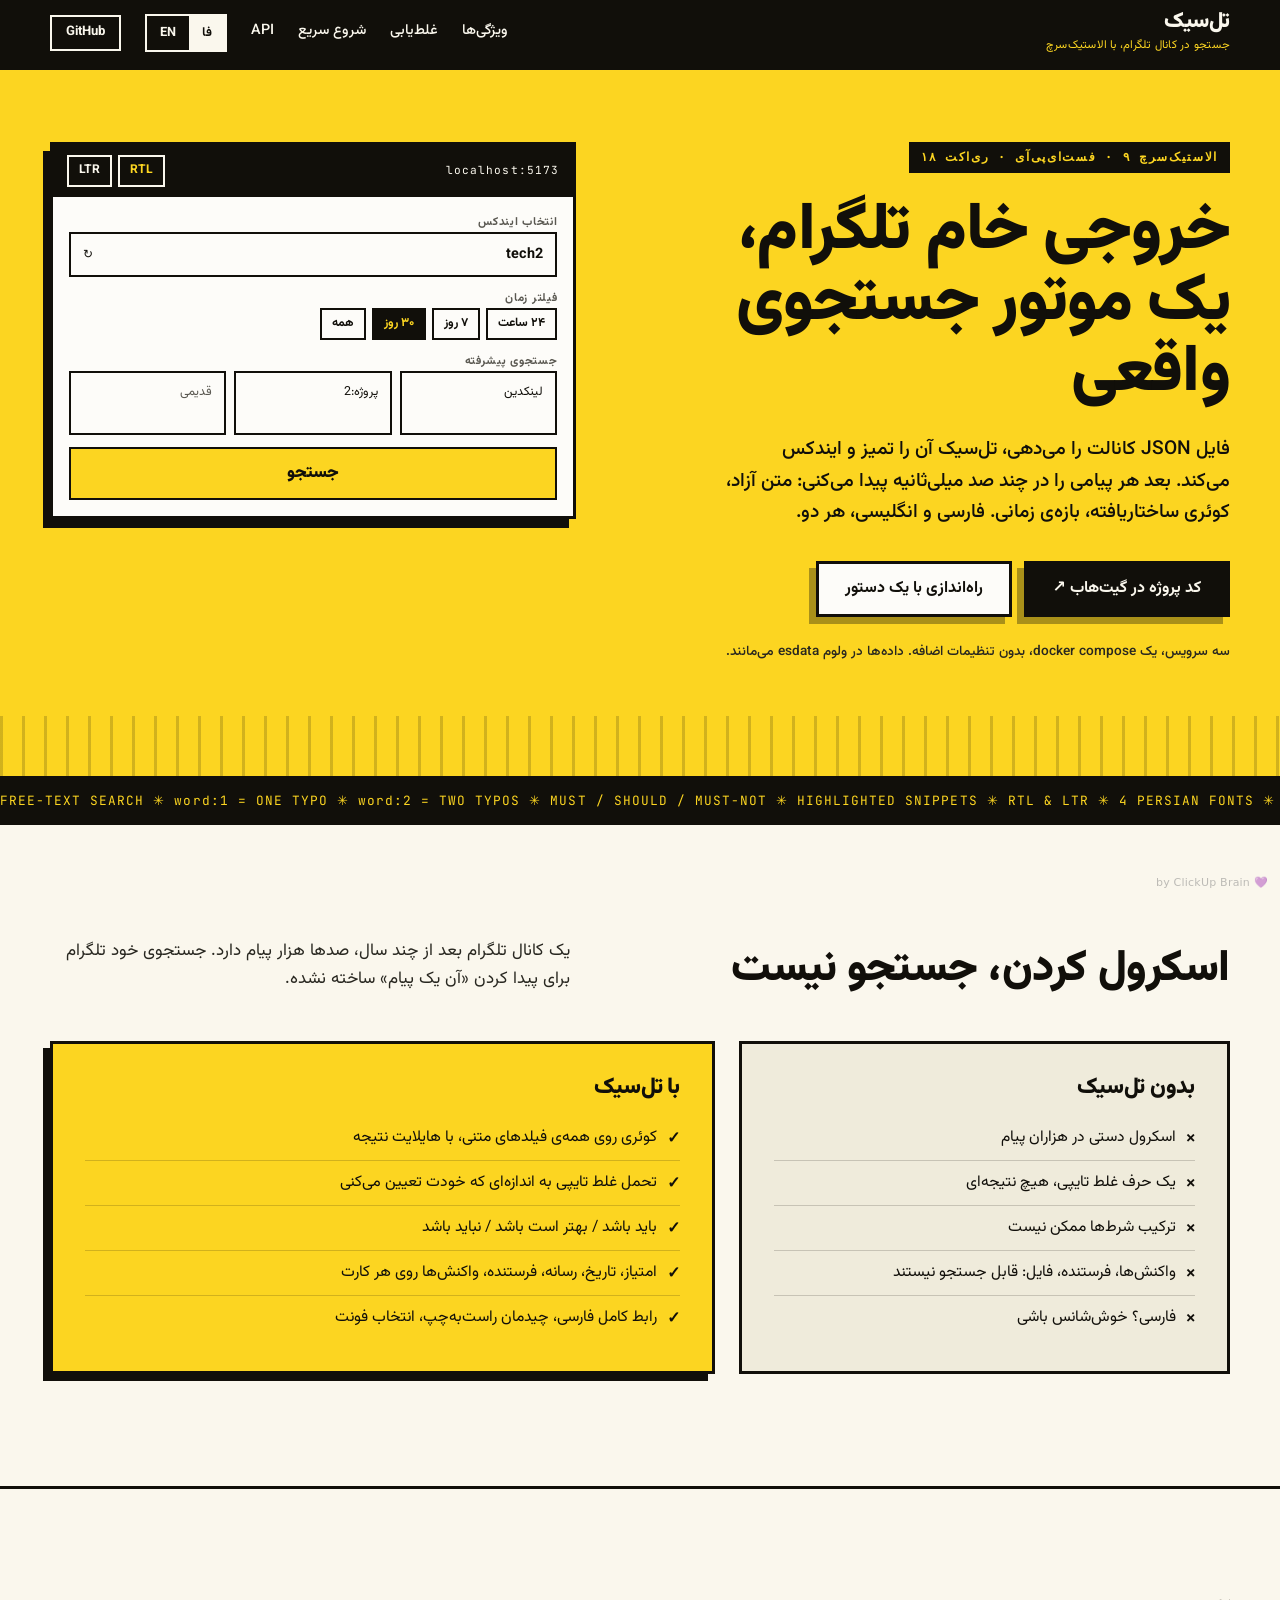
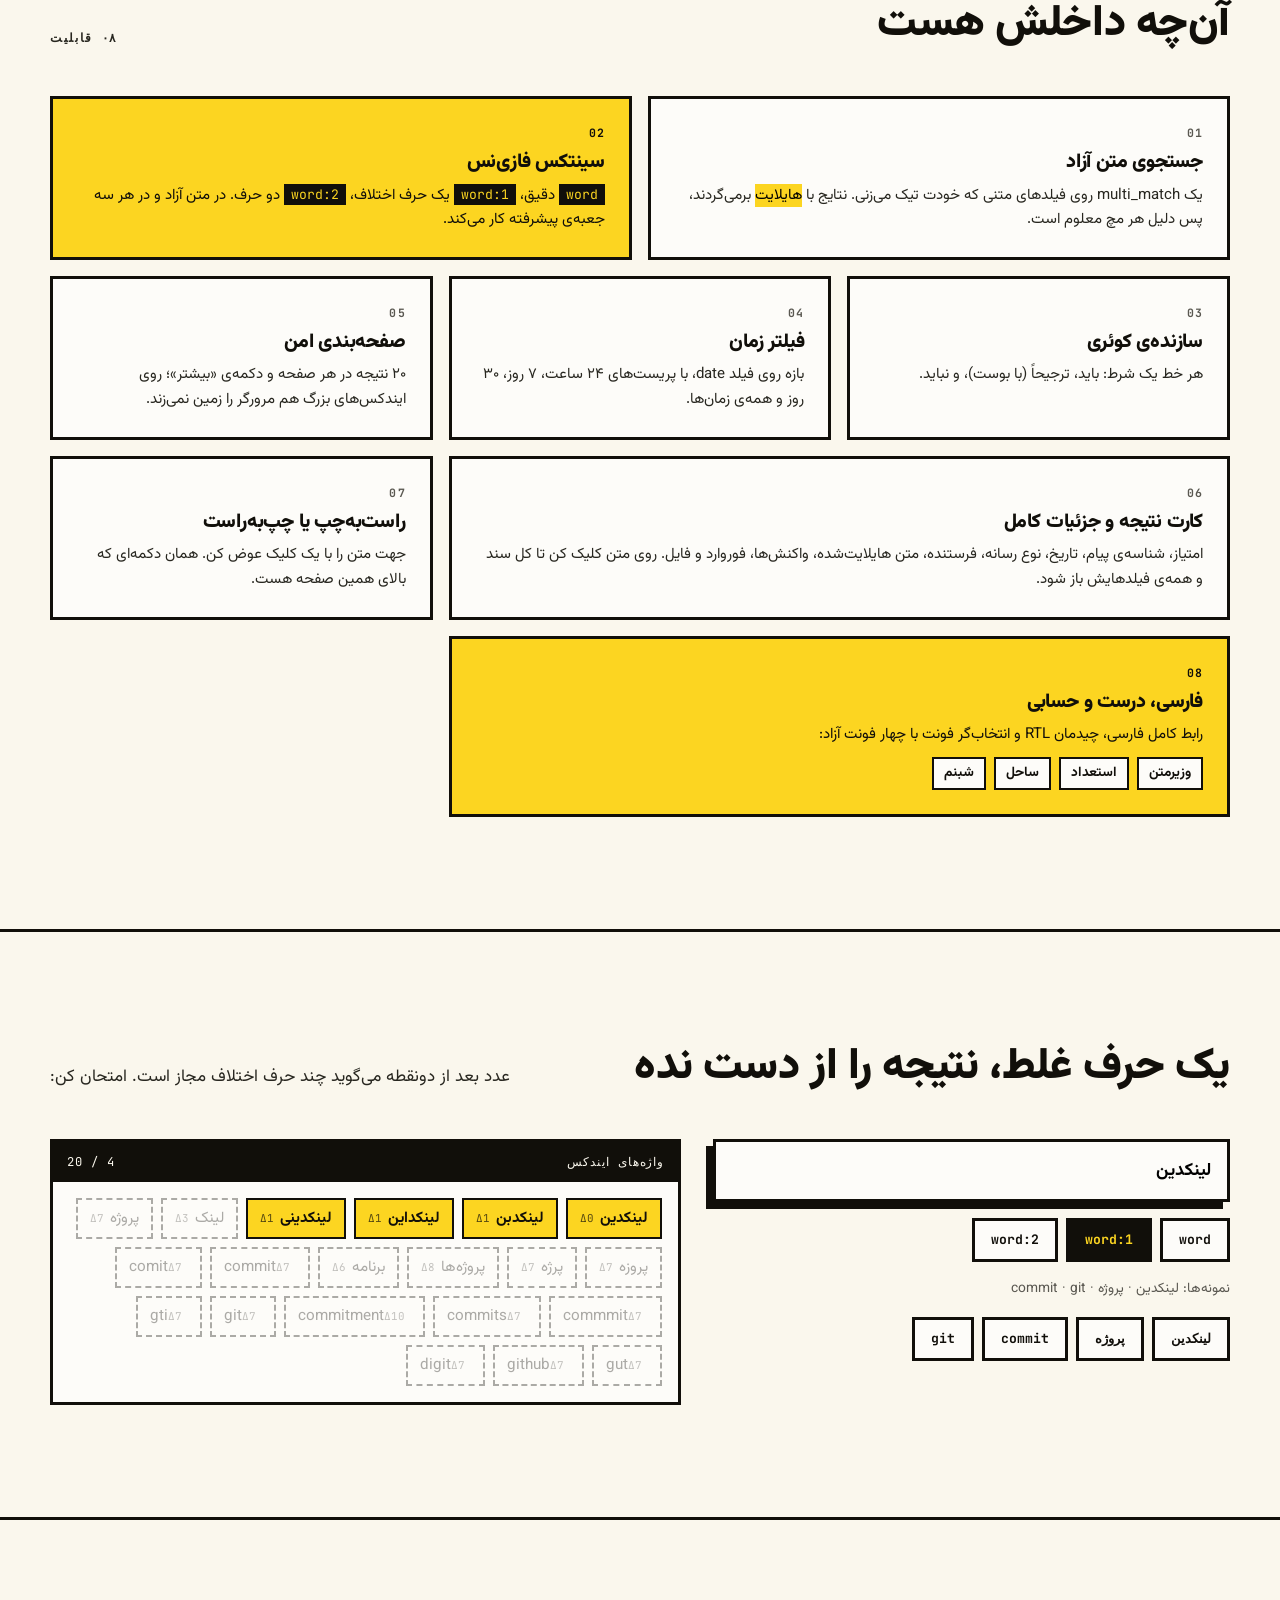
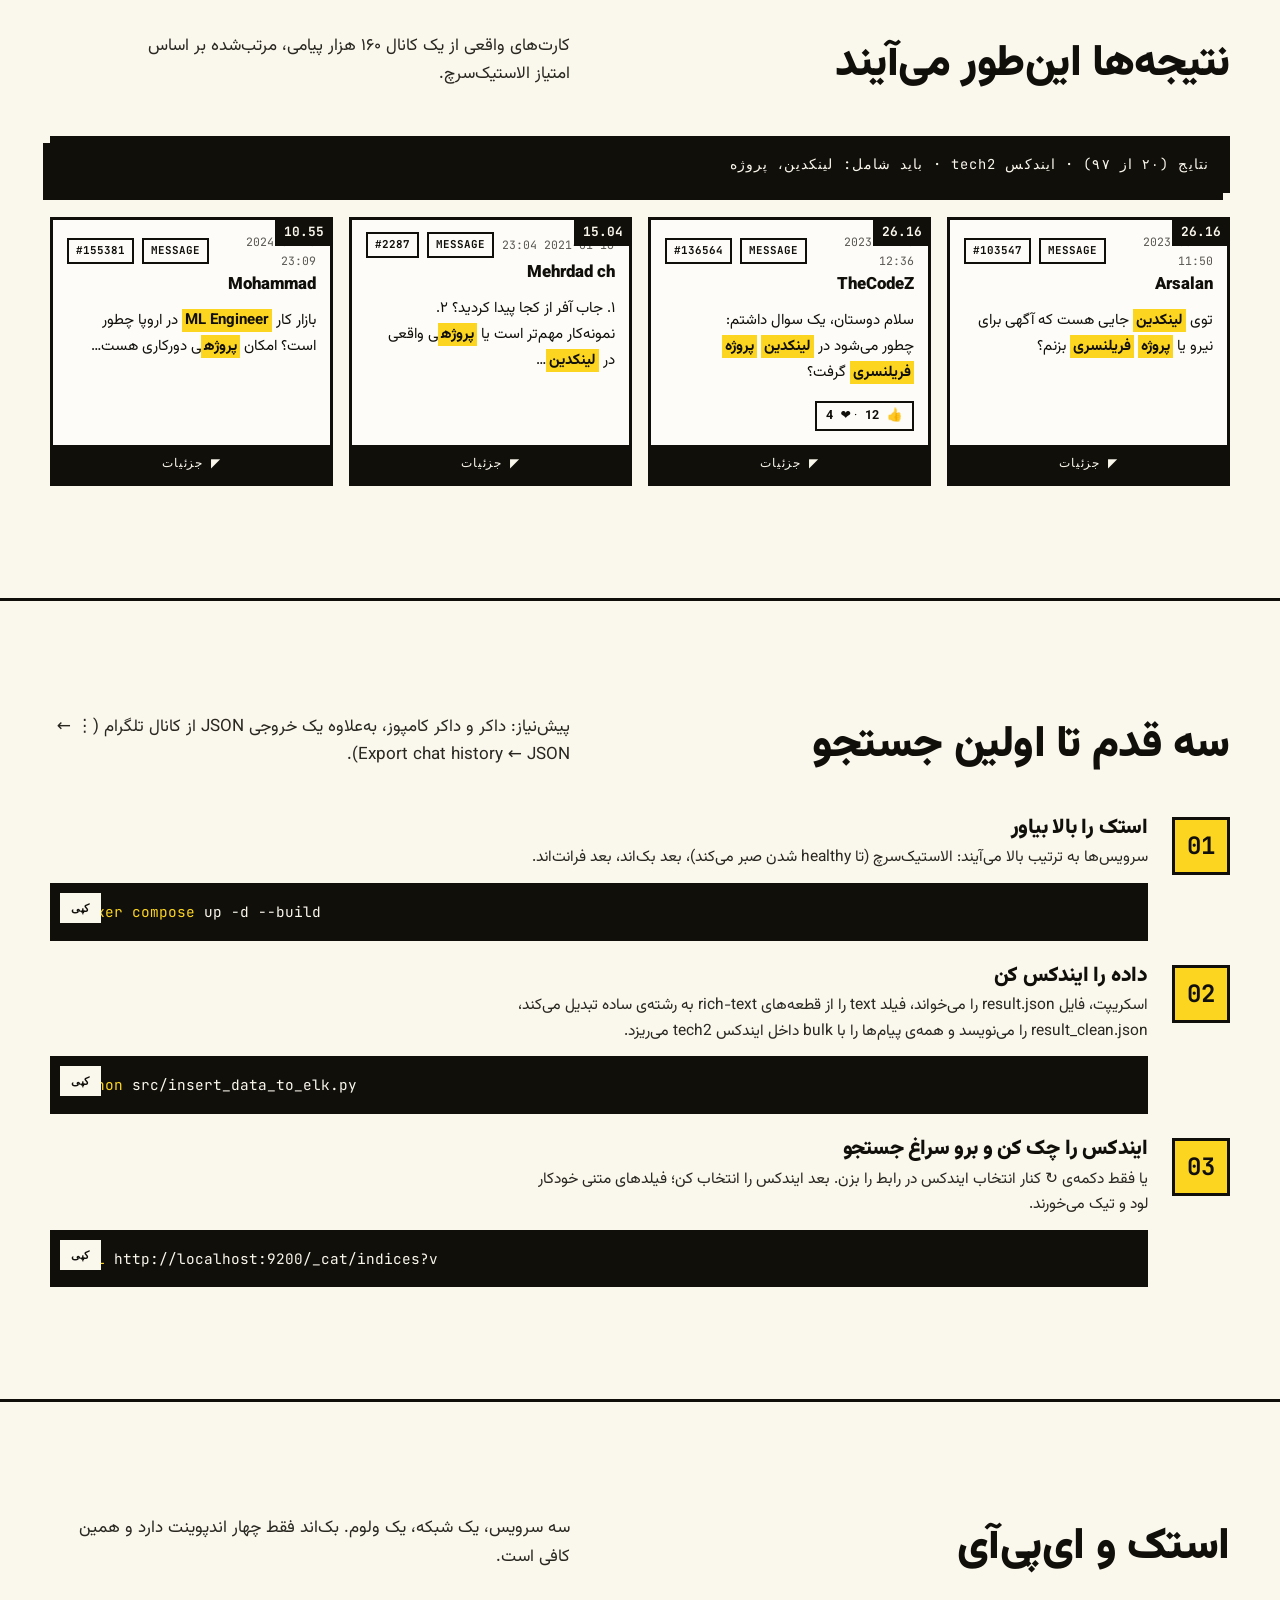
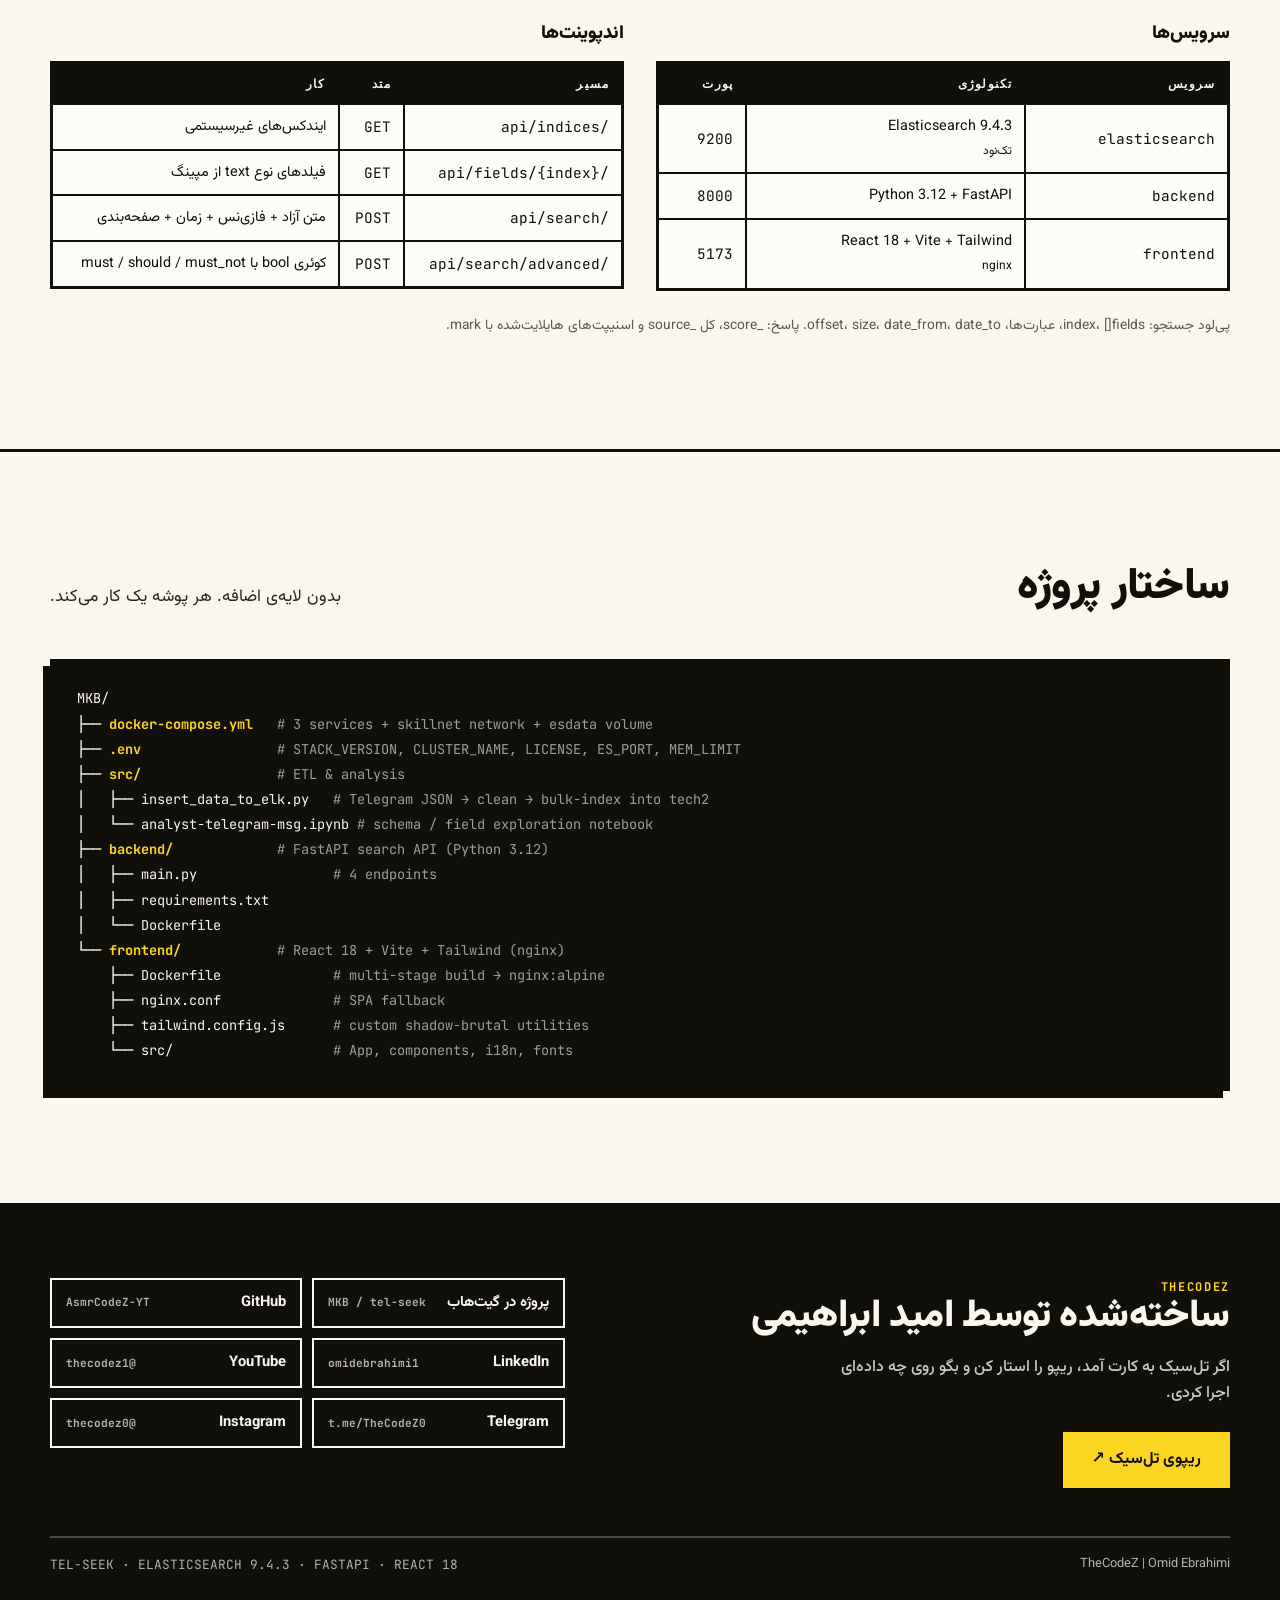
<file: tel-seek/index.html>
<!DOCTYPE html>
<html lang="fa" dir="rtl">
<head>
<!-- skill:chrome -->
<style>
/* Credit line — bottom-right */
.design-ui-credit {
  position: fixed;
  bottom: 12px;
  right: 12px;
  font: 11px/1 system-ui, sans-serif;
  color: rgba(128,128,128,0.5);
  pointer-events: none;
  z-index: 2147483647;
  transition: opacity 0.4s ease;
  user-select: none;
  letter-spacing: 0.02em;
}

/* Hide chrome on touch devices */
@media (hover: none) {
  .design-ui-credit { display: none; }
}

/* Print fixes */
@media print {
  * {
    transition: none !important;
    animation: none !important;
    box-shadow: none !important;
  }
  body {
    print-color-adjust: exact;
    -webkit-print-color-adjust: exact;
  }
  .design-ui-credit { display: none !important; }
}

</style>
<script>
(function () {
    // Design-ui pages are single compositions, so the whole body is editable.
    function markEditable() {
        document.body.classList.add('artifact-editable');
    }

    // Credit badge with idle-fade. Hover devices only.
    function initChromeUI() {
        if (!matchMedia('(hover: hover)').matches) return;

        var credit = document.createElement('div');
        credit.className = 'design-ui-credit';
        credit.setAttribute('aria-hidden', 'true');
        credit.innerHTML = '\u{1F49C} by ClickUp Brain';
        document.body.appendChild(credit);

        var timer = null;
        var fade = function (out) { credit.style.opacity = out ? '0' : ''; };
        fade(true);
        var show = function () {
            fade(false);
            clearTimeout(timer);
            timer = setTimeout(function () { fade(true); }, 3000);
        };
        document.addEventListener('mousemove', show);
        show();
    }

    function init() {
        markEditable();
        initChromeUI();
    }

    if (document.readyState === 'loading') {
        document.addEventListener('DOMContentLoaded', init);
    } else {
        init();
    }
})();

</script>
<!-- /skill:chrome -->
<meta charset="UTF-8">
<meta name="viewport" content="width=device-width, initial-scale=1">
<title>تل‌سیک | Tel-Seek</title>
<meta name="description" content="Tel-Seek: خروجی خام JSON کانال تلگرام را به یک موتور جستجوی سریع، غلط‌یاب و دوزبانه تبدیل می‌کند.">
<link rel="icon"
    href="data:image/svg+xml,<svg xmlns='http://www.w3.org/2000/svg' viewBox='0 0 100 100'><rect width='100' height='100' fill='%23f2e05c'/><text x='50' y='72' font-family='Archivo,Arial' font-weight='900' font-size='62' text-anchor='middle' fill='%23231a12'>TS</text></svg>">

<link rel="preconnect" href="https://fonts.googleapis.com">
<link rel="preconnect" href="https://fonts.gstatic.com" crossorigin>
<link href="https://fonts.googleapis.com/css2?family=Vazirmatn:wght@400;500;700;900&family=JetBrains+Mono:wght@400;700&display=swap" rel="stylesheet">
<style>
  :root{
    --paper: oklch(97.6% 0.014 96);
    --paper-2: oklch(93.8% 0.022 96);
    --ink: oklch(17% 0.012 96);
    --ink-2: oklch(27% 0.012 96);
    --ink-soft: oklch(46% 0.012 96);
    --yellow: oklch(88% 0.175 95);
    --yellow-deep: oklch(80% 0.17 89);
    --white: oklch(99.2% 0.004 96);

    --sx: 7px;              /* shadow x, flips in RTL */
    --bw: 3px;

    --s-1: 4px; --s-2: 8px; --s-3: 12px; --s-4: 16px;
    --s-5: 24px; --s-6: 32px; --s-7: 48px; --s-8: 72px; --s-9: 112px;

    --expo: cubic-bezier(0.16, 1, 0.3, 1);
    --quart: cubic-bezier(0.25, 1, 0.5, 1);
  }
  [dir="rtl"]{ --sx: -7px; }

  *,*::before,*::after{ box-sizing:border-box; }
  html{ scroll-behavior:smooth; }
  body{
    margin:0;
    background:var(--paper);
    color:var(--ink);
    font-family:"Vazirmatn", system-ui, sans-serif;
    font-size:1.0625rem;
    line-height:1.65;
    font-optical-sizing:auto;
    -webkit-font-smoothing:antialiased;
    overflow-x:hidden;
  }
  h1,h2,h3,h4{ margin:0; line-height:1.08; text-wrap:balance; font-weight:900; letter-spacing:-0.01em; }
  p{ margin:0; text-wrap:pretty; }
  a{ color:inherit; }
  ul{ margin:0; padding:0; list-style:none; }
  mono, .mono, code, pre, .num{
    font-family:"JetBrains Mono", ui-monospace, monospace;
    font-variant-ligatures:none;
    font-variant-numeric:tabular-nums;
  }
  .wrap{ width:min(1180px, 100% - 2*var(--s-5)); margin-inline:auto; }
  .eyebrow{
    font-family:"JetBrains Mono", monospace;
    font-size:0.75rem; font-weight:700;
    letter-spacing:0.14em; text-transform:uppercase;
  }
  .box{
    background:var(--white);
    border:var(--bw) solid var(--ink);
    box-shadow:var(--sx) 7px 0 var(--ink);
  }

  /* ---------- header ---------- */
  header{
    position:sticky; top:0; z-index:60;
    background:var(--ink); color:var(--paper);
    border-bottom:var(--bw) solid var(--ink);
  }
  .bar{ display:flex; align-items:center; gap:var(--s-5); padding:var(--s-3) 0; }
  .brand{ display:flex; flex-direction:column; gap:2px; margin-inline-end:auto; }
  .brand b{ font-size:1.35rem; font-weight:900; letter-spacing:-0.02em; line-height:1; }
  .brand span{ font-size:0.72rem; color:var(--yellow); letter-spacing:0.02em; }
  .navlinks{ display:flex; gap:var(--s-5); font-size:0.9rem; font-weight:500; }
  .navlinks a{ text-decoration:none; padding-bottom:2px; border-bottom:2px solid transparent; transition:border-color .15s var(--quart), color .15s var(--quart); }
  .navlinks a:hover{ border-color:var(--yellow); color:var(--yellow); }
  .switch{ display:flex; border:2px solid var(--paper); }
  .switch button{
    font:inherit; font-size:0.8rem; font-weight:700;
    padding:5px 13px; min-height:34px; cursor:pointer;
    background:transparent; color:var(--paper); border:0;
    transition:background .12s linear, color .12s linear;
  }
  .switch button[aria-pressed="true"]{ background:var(--paper); color:var(--ink); }
  .switch button:not([aria-pressed="true"]):hover{ background:oklch(30% 0.012 96); }
  .ghost{
    display:inline-flex; align-items:center; min-height:36px;
    padding:5px 14px; text-decoration:none;
    font-size:0.82rem; font-weight:700;
    border:2px solid var(--paper);
    transition:transform .15s var(--quart), background .15s linear, color .15s linear;
  }
  .ghost:hover{ background:var(--yellow); color:var(--ink); border-color:var(--yellow); transform:translateY(-2px); }

  /* ---------- hero ---------- */
  .hero{
    background:var(--yellow);
    border-bottom:var(--bw) solid var(--ink);
    padding:var(--s-8) 0 var(--s-9);
    position:relative; overflow:hidden;
  }
  .hero::after{
    content:""; position:absolute; inset:auto 0 -60px 0; height:120px;
    background:repeating-linear-gradient(90deg, var(--ink) 0 3px, transparent 3px 22px);
    opacity:.18;
  }
  .hero-grid{ display:grid; grid-template-columns:1.05fr 0.95fr; gap:var(--s-8); align-items:start; position:relative; z-index:1; }
  h1{ font-size:clamp(2.4rem, 5.4vw, 4.1rem); }
  .lead{ font-size:clamp(1.05rem, 1.5vw, 1.3rem); max-width:46ch; margin-top:var(--s-5); font-weight:500; }
  .hero .eyebrow{ display:inline-block; background:var(--ink); color:var(--yellow); padding:6px 12px; margin-bottom:var(--s-5); }
  .cta-row{ display:flex; flex-wrap:wrap; gap:var(--s-3); margin-top:var(--s-6); }
  .btn{
    display:inline-flex; align-items:center; gap:8px;
    min-height:52px; padding:12px 26px;
    font:inherit; font-weight:700; font-size:1rem;
    text-decoration:none; cursor:pointer;
    background:var(--ink); color:var(--paper);
    border:var(--bw) solid var(--ink);
    box-shadow:var(--sx) 7px 0 oklch(17% 0.012 96 / 0.35);
    transition:transform .16s var(--expo), box-shadow .16s var(--expo);
  }
  .btn:hover{ transform:translate(calc(var(--sx) * .5), 4px); box-shadow:0 0 0 var(--ink); }
  .btn:active{ transform:translate(calc(var(--sx) * .7), 6px); }
  .btn.alt{ background:var(--white); color:var(--ink); }
  .btn:focus-visible, .switch button:focus-visible, .ghost:focus-visible, .chip:focus-visible, .copy:focus-visible, input:focus-visible{
    outline:3px solid var(--ink); outline-offset:3px;
  }
  .hero-note{ margin-top:var(--s-5); font-size:0.85rem; font-weight:500; color:var(--ink-2); }

  /* mock app panel */
  .mock{ background:var(--white); border:var(--bw) solid var(--ink); box-shadow:var(--sx) 9px 0 var(--ink); }
  .mock-top{ background:var(--ink); color:var(--paper); padding:10px 14px; display:flex; align-items:center; justify-content:space-between; gap:10px; }
  .mock-top .mono{ font-size:0.7rem; letter-spacing:0.1em; }
  .mock-body{ padding:var(--s-4); display:grid; gap:var(--s-3); }
  .field-label{ font-size:0.72rem; font-weight:700; letter-spacing:0.06em; text-transform:uppercase; color:var(--ink-soft); }
  .fake-input{ border:2px solid var(--ink); padding:9px 12px; font-size:0.9rem; display:flex; justify-content:space-between; align-items:center; }
  .fake-input.dim{ color:var(--ink-soft); }
  .pills{ display:flex; flex-wrap:wrap; gap:6px; }
  .pill{ border:2px solid var(--ink); padding:4px 10px; font-size:0.76rem; font-weight:700; }
  .pill.on{ background:var(--ink); color:var(--yellow); }
  .three{ display:grid; grid-template-columns:repeat(3,1fr); gap:8px; }
  .three .fake-input{ min-height:64px; align-items:flex-start; font-size:0.78rem; }
  .mock-cta{ background:var(--yellow); border:2px solid var(--ink); text-align:center; padding:10px; font-weight:900; }

  /* ---------- ticker ---------- */
  .ticker{ background:var(--ink); color:var(--yellow); border-bottom:var(--bw) solid var(--ink); overflow:hidden; padding:11px 0; }
  .ticker-track{ display:flex; width:max-content; animation:slide 34s linear infinite; }
  .ticker-track span{ font-family:"JetBrains Mono",monospace; font-size:0.8rem; letter-spacing:0.08em; padding-inline-end:34px; white-space:nowrap; }
  @keyframes slide{ from{ transform:translateX(0); } to{ transform:translateX(-50%); } }

  /* ---------- generic section ---------- */
  section{ padding:var(--s-9) 0; border-bottom:var(--bw) solid var(--ink); }
  .sec-head{ display:flex; align-items:flex-end; justify-content:space-between; gap:var(--s-5); flex-wrap:wrap; margin-bottom:var(--s-7); }
  h2{ font-size:clamp(1.8rem, 3.4vw, 2.9rem); }
  .sec-head p{ max-width:52ch; color:var(--ink-2); }

  /* ---------- before / after ---------- */
  .compare{ display:grid; grid-template-columns:0.85fr 1.15fr; gap:var(--s-5); align-items:stretch; }
  .panel{ border:var(--bw) solid var(--ink); padding:var(--s-6); }
  .panel h3{ font-size:1.4rem; margin-bottom:var(--s-4); }
  .panel.bad{ background:var(--paper-2); }
  .panel.good{ background:var(--yellow); box-shadow:var(--sx) 7px 0 var(--ink); }
  .panel li{ display:flex; gap:10px; padding:9px 0; border-bottom:1px solid oklch(17% 0.012 96 / .18); font-size:0.98rem; }
  .panel li:last-child{ border-bottom:0; }
  .panel li b{ font-family:"JetBrains Mono",monospace; font-weight:700; }

  /* ---------- bento ---------- */
  .bento{ display:grid; grid-template-columns:repeat(6,1fr); gap:var(--s-4); }
  .cell{ border:var(--bw) solid var(--ink); background:var(--white); padding:var(--s-5); display:flex; flex-direction:column; gap:10px; transition:transform .2s var(--expo), box-shadow .2s var(--expo); }
  .cell:hover{ transform:translate(calc(var(--sx) * -0.35), -4px); box-shadow:var(--sx) 7px 0 var(--ink); }
  .cell .num{ font-size:0.72rem; font-weight:700; color:var(--ink-soft); letter-spacing:0.1em; }
  .cell h3{ font-size:1.22rem; }
  .cell p{ font-size:0.94rem; color:var(--ink-2); }
  .cell.hl{ background:var(--yellow); }
  .cell.hl p{ color:var(--ink); }
  .c3{ grid-column:span 3; } .c2{ grid-column:span 2; } .c4{ grid-column:span 4; } .c6{ grid-column:span 6; }
  .cell code{ background:var(--ink); color:var(--yellow); padding:2px 7px; font-size:0.82rem; }
  .fonts-row{ display:flex; flex-wrap:wrap; gap:8px; margin-top:auto; }
  .fonts-row span{ border:2px solid var(--ink); padding:3px 10px; font-size:0.85rem; font-weight:700; background:var(--white); }

  /* ---------- fuzzy demo ---------- */
  .demo{ display:grid; grid-template-columns:0.9fr 1.1fr; gap:var(--s-6); align-items:start; }
  .demo-controls{ display:grid; gap:var(--s-4); }
  .inp{ display:flex; border:var(--bw) solid var(--ink); background:var(--white); box-shadow:var(--sx) 7px 0 var(--ink); }
  .inp input{ flex:1; border:0; padding:14px 16px; font:inherit; font-size:1.1rem; font-weight:700; background:transparent; min-width:0; }
  .inp input::placeholder{ color:var(--ink-soft); font-weight:400; }
  .chips{ display:flex; gap:8px; flex-wrap:wrap; }
  .chip{
    font:inherit; font-family:"JetBrains Mono",monospace; font-size:0.82rem; font-weight:700;
    min-height:44px; padding:8px 16px; cursor:pointer;
    background:var(--white); color:var(--ink); border:var(--bw) solid var(--ink);
    transition:background .12s linear, color .12s linear, transform .16s var(--quart);
  }
  .chip:hover{ transform:translateY(-2px); }
  .chip[aria-pressed="true"]{ background:var(--ink); color:var(--yellow); }
  .hint{ font-size:0.86rem; color:var(--ink-soft); }
  .pool{ border:var(--bw) solid var(--ink); background:var(--white); }
  .pool-head{ background:var(--ink); color:var(--paper); padding:10px 14px; font-family:"JetBrains Mono",monospace; font-size:0.76rem; letter-spacing:0.08em; display:flex; justify-content:space-between; }
  .pool-body{ padding:var(--s-4); display:flex; flex-wrap:wrap; gap:8px; min-height:132px; align-content:flex-start; }
  .word{ border:2px solid var(--ink); padding:6px 12px; font-size:0.95rem; font-weight:700; transition:background .14s linear, color .14s linear, opacity .14s linear; }
  .word.hit{ background:var(--yellow); }
  .word.miss{ opacity:.34; font-weight:400; border-style:dashed; }
  .word small{ font-family:"JetBrains Mono",monospace; font-size:0.68rem; font-weight:400; opacity:.7; margin-inline-start:6px; }
  .empty{ width:100%; text-align:center; padding:var(--s-5) 0; color:var(--ink-soft); font-size:0.92rem; }

  /* ---------- results mock ---------- */
  .results-head{ background:var(--ink); color:var(--paper); border:var(--bw) solid var(--ink); box-shadow:var(--sx) 7px 0 var(--ink); padding:14px 18px; font-family:"JetBrains Mono",monospace; font-size:0.86rem; letter-spacing:0.08em; margin-bottom:var(--s-5); }
  .cards{ display:grid; grid-template-columns:repeat(auto-fit, minmax(275px,1fr)); gap:var(--s-4); }
  .rcard{ position:relative; border:var(--bw) solid var(--ink); background:var(--white); display:flex; flex-direction:column; }
  .score{ position:absolute; top:-3px; inset-inline-start:-3px; background:var(--ink); color:var(--paper); font-family:"JetBrains Mono",monospace; font-size:0.8rem; font-weight:700; padding:4px 9px; }
  .rcard-top{ display:flex; align-items:center; gap:8px; justify-content:flex-end; padding:12px 14px 0; }
  .tag{ border:2px solid var(--ink); font-family:"JetBrains Mono",monospace; font-size:0.68rem; font-weight:700; padding:2px 7px; }
  .date{ font-family:"JetBrains Mono",monospace; font-size:0.72rem; color:var(--ink-soft); }
  .rcard-name{ padding:2px 14px; font-weight:900; font-size:1.05rem; text-align:start; }
  .rcard-text{ padding:6px 14px 14px; font-size:0.94rem; line-height:1.75; }
  .rcard-text mark{ background:var(--yellow); color:var(--ink); font-weight:700; padding:0 3px; }
  .react{ margin:0 14px 14px; border:2px solid var(--ink); display:inline-flex; gap:8px; padding:3px 9px; font-size:0.78rem; align-self:flex-start; }
  .rcard-foot{ margin-top:auto; background:var(--ink); color:var(--paper); text-align:center; font-family:"JetBrains Mono",monospace; font-size:0.74rem; letter-spacing:0.08em; padding:9px; }

  /* ---------- steps + code ---------- */
  .steps{ display:grid; gap:var(--s-5); }
  .step{ display:grid; grid-template-columns:auto 1fr; gap:var(--s-5); align-items:start; }
  .step-n{ font-family:"JetBrains Mono",monospace; font-weight:700; font-size:1.5rem; background:var(--yellow); border:var(--bw) solid var(--ink); width:58px; height:58px; display:grid; place-items:center; }
  .step h3{ font-size:1.3rem; margin-bottom:6px; }
  .step p{ color:var(--ink-2); font-size:0.97rem; max-width:70ch; }
  pre{ margin:var(--s-3) 0 0; background:var(--ink); color:var(--paper); border:var(--bw) solid var(--ink); padding:14px 16px; overflow-x:auto; direction:ltr; text-align:left; font-size:0.9rem; position:relative; }
  pre .k{ color:var(--yellow); }
  .codewrap{ position:relative; }
  .copy{
    position:absolute; top:10px; inset-inline-end:10px;
    font-family:"JetBrains Mono",monospace; font-size:0.7rem; font-weight:700; letter-spacing:0.06em;
    background:var(--paper); color:var(--ink); border:2px solid var(--paper);
    padding:4px 9px; cursor:pointer; min-height:30px;
    transition:background .12s linear, color .12s linear;
  }
  .copy:hover{ background:var(--yellow); border-color:var(--yellow); }
  .copy.done{ background:var(--yellow); border-color:var(--yellow); }

  /* ---------- tables ---------- */
  .tables{ display:grid; grid-template-columns:1fr 1fr; gap:var(--s-6); }
  table{ width:100%; border-collapse:collapse; border:var(--bw) solid var(--ink); background:var(--white); }
  caption{ text-align:start; font-weight:900; font-size:1.15rem; padding-bottom:var(--s-3); }
  th,td{ border:2px solid var(--ink); padding:10px 12px; text-align:start; font-size:0.9rem; }
  thead th{ background:var(--ink); color:var(--paper); font-family:"JetBrains Mono",monospace; font-size:0.72rem; letter-spacing:0.1em; text-transform:uppercase; }
  td.mono{ font-variant-numeric:tabular-nums; }
  tbody tr:hover{ background:var(--yellow); }

  .tree{ background:var(--ink); color:var(--paper); border:var(--bw) solid var(--ink); box-shadow:var(--sx) 7px 0 var(--ink); padding:var(--s-5); direction:ltr; text-align:left; overflow-x:auto; font-size:0.85rem; line-height:1.85; }
  .tree b{ color:var(--yellow); font-weight:700; }
  .tree i{ color:oklch(70% 0.01 96); font-style:normal; }

  /* ---------- footer ---------- */
  footer{ background:var(--ink); color:var(--paper); padding:var(--s-8) 0 var(--s-6); }
  .foot-grid{ display:grid; grid-template-columns:1.2fr 1fr; gap:var(--s-7); align-items:start; }
  footer h2{ font-size:clamp(1.6rem,3vw,2.4rem); }
  footer .lead{ color:oklch(84% 0.01 96); font-size:1rem; max-width:44ch; }
  .links{ display:grid; grid-template-columns:repeat(2,minmax(0,1fr)); gap:10px; }
  .links a{
    display:flex; align-items:center; justify-content:space-between; gap:10px;
    border:2px solid var(--paper); padding:11px 14px; text-decoration:none;
    font-weight:700; font-size:0.92rem; min-height:46px;
    transition:background .14s linear, color .14s linear, transform .18s var(--quart);
  }
  .links a span{ font-family:"JetBrains Mono",monospace; font-size:0.7rem; opacity:.7; }
  .links a:hover{ background:var(--yellow); color:var(--ink); border-color:var(--yellow); transform:translateY(-3px); }
  .links a:hover span{ opacity:.9; }
  .signature{ margin-top:var(--s-7); border-top:2px solid oklch(40% 0.012 96); padding-top:var(--s-4); display:flex; flex-wrap:wrap; gap:var(--s-4); justify-content:space-between; font-size:0.8rem; color:oklch(76% 0.01 96); }
  .signature b{ color:var(--yellow); }

  /* ---------- reveal ---------- */
  .rev{ opacity:0; transform:translateY(22px); transition:opacity .7s var(--expo), transform .7s var(--expo); transition-delay:calc(var(--i,0) * 60ms); }
  .rev.in{ opacity:1; transform:none; }

  /* ---------- responsive ---------- */
  @media (max-width:1000px){
    .hero-grid, .compare, .demo, .tables, .foot-grid{ grid-template-columns:1fr; }
    .hero{ padding:var(--s-7) 0 var(--s-8); }
    .c3,.c2,.c4{ grid-column:span 3; }
    .navlinks{ display:none; }
  }
  @media (max-width:640px){
    :root{ --s-9:64px; --s-8:48px; --bw:3px; }
    .bento{ grid-template-columns:1fr; }
    .c3,.c2,.c4,.c6{ grid-column:span 1; }
    .three{ grid-template-columns:1fr; }
    .bar{ flex-wrap:wrap; gap:var(--s-3); }
    .brand{ margin-inline-end:0; width:100%; }
    .links{ grid-template-columns:1fr; }
    .step{ grid-template-columns:1fr; gap:var(--s-3); }
    .ghost.hide-sm{ display:none; }
  }
  @media (prefers-reduced-motion: reduce){
    *{ animation:none !important; transition-duration:.01ms !important; }
    .rev{ opacity:1; transform:none; }
  }
</style>
</head>
<body>

<header>
  <div class="wrap bar">
    <div class="brand">
      <b data-fa="تل‌سیک" data-en="TEL-SEEK">تل‌سیک</b>
      <span data-fa="جستجو در کانال تلگرام، با الاستیک‌سرچ" data-en="Telegram channel search, powered by Elasticsearch">جستجو در کانال تلگرام، با الاستیک‌سرچ</span>
    </div>
    <nav class="navlinks">
      <a href="#features" data-fa="ویژگی‌ها" data-en="Features">ویژگی‌ها</a>
      <a href="#fuzzy" data-fa="غلط‌یابی" data-en="Typos">غلط‌یابی</a>
      <a href="#start" data-fa="شروع سریع" data-en="Quickstart">شروع سریع</a>
      <a href="#api" data-fa="API" data-en="API">API</a>
    </nav>
    <div class="switch" role="group" aria-label="زبان / Language">
      <button id="fa" aria-pressed="true">فا</button>
      <button id="en" aria-pressed="false">EN</button>
    </div>
    <a class="ghost hide-sm" href="https://github.com/AsmrCodeZ-YT/MKB/tree/products/tel-seek" target="_blank" rel="noopener">GitHub</a>
  </div>
</header>

<main>
  <!-- HERO -->
  <div class="hero">
    <div class="wrap hero-grid">
      <div>
        <p class="eyebrow" data-fa="الاستیک‌سرچ ۹ · فست‌ای‌پی‌آی · ری‌اکت ۱۸" data-en="ELASTICSEARCH 9 · FASTAPI · REACT 18">الاستیک‌سرچ ۹ · فست‌ای‌پی‌آی · ری‌اکت ۱۸</p>
        <h1 data-fa="خروجی خام تلگرام،<br>یک موتور جستجوی واقعی" data-en="A raw Telegram export,<br>turned into real search">خروجی خام تلگرام،<br>یک موتور جستجوی واقعی</h1>
        <p class="lead" data-fa="فایل JSON کانالت را می‌دهی، تل‌سیک آن را تمیز و ایندکس می‌کند. بعد هر پیامی را در چند صد میلی‌ثانیه پیدا می‌کنی: متن آزاد، کوئری ساختاریافته، بازه‌ی زمانی. فارسی و انگلیسی، هر دو." data-en="Hand it your channel's JSON. Tel-Seek cleans and indexes it, then finds any message in milliseconds: free text, structured queries, time ranges. Persian and English, both first-class.">فایل JSON کانالت را می‌دهی، تل‌سیک آن را تمیز و ایندکس می‌کند. بعد هر پیامی را در چند صد میلی‌ثانیه پیدا می‌کنی: متن آزاد، کوئری ساختاریافته، بازه‌ی زمانی. فارسی و انگلیسی، هر دو.</p>
        <div class="cta-row">
          <a class="btn" href="https://github.com/AsmrCodeZ-YT/MKB/tree/products/tel-seek" target="_blank" rel="noopener" data-fa="کد پروژه در گیت‌هاب ↗" data-en="Get the code ↗">کد پروژه در گیت‌هاب ↗</a>
          <a class="btn alt" href="#start" data-fa="راه‌اندازی با یک دستور" data-en="Run it in one command">راه‌اندازی با یک دستور</a>
        </div>
        <p class="hero-note" data-fa="سه سرویس، یک docker compose، بدون تنظیمات اضافه. داده‌ها در ولوم esdata می‌مانند." data-en="Three services, one docker compose, no extra config. Data persists in the esdata volume.">سه سرویس، یک docker compose، بدون تنظیمات اضافه. داده‌ها در ولوم esdata می‌مانند.</p>
      </div>

      <div class="mock" aria-hidden="true">
        <div class="mock-top">
          <span class="mono">localhost:5173</span>
          <span class="pills"><span class="pill on" style="border-color:var(--paper)">RTL</span><span class="pill" style="border-color:var(--paper)">LTR</span></span>
        </div>
        <div class="mock-body">
          <div>
            <p class="field-label" data-fa="انتخاب ایندکس" data-en="Index">انتخاب ایندکس</p>
            <div class="fake-input"><b>tech2</b><span class="mono" style="font-size:.75rem">↻</span></div>
          </div>
          <div>
            <p class="field-label" data-fa="فیلتر زمان" data-en="Time filter">فیلتر زمان</p>
            <div class="pills">
              <span class="pill" data-fa="۲۴ ساعت" data-en="24h">۲۴ ساعت</span>
              <span class="pill" data-fa="۷ روز" data-en="7d">۷ روز</span>
              <span class="pill on" data-fa="۳۰ روز" data-en="30d">۳۰ روز</span>
              <span class="pill" data-fa="همه" data-en="All time">همه</span>
            </div>
          </div>
          <div>
            <p class="field-label" data-fa="جستجوی پیشرفته" data-en="Advanced builder">جستجوی پیشرفته</p>
            <div class="three">
              <div class="fake-input"><span>لینکدین</span></div>
              <div class="fake-input"><span>پروژه:2</span></div>
              <div class="fake-input dim" data-fa="قدیمی" data-en="old">قدیمی</div>
            </div>
          </div>
          <div class="mock-cta" data-fa="جستجو" data-en="Search">جستجو</div>
        </div>
      </div>
    </div>
  </div>

  <!-- TICKER -->
  <div class="ticker" dir="ltr" aria-hidden="true">
    <div class="ticker-track">
      <span>FREE-TEXT SEARCH ✳ word:1 = ONE TYPO ✳ word:2 = TWO TYPOS ✳ MUST / SHOULD / MUST-NOT ✳ HIGHLIGHTED SNIPPETS ✳ RTL &amp; LTR ✳ 4 PERSIAN FONTS ✳ DOCKER COMPOSE UP ✳ 20 RESULTS PER PAGE ✳&nbsp;</span>
      <span>FREE-TEXT SEARCH ✳ word:1 = ONE TYPO ✳ word:2 = TWO TYPOS ✳ MUST / SHOULD / MUST-NOT ✳ HIGHLIGHTED SNIPPETS ✳ RTL &amp; LTR ✳ 4 PERSIAN FONTS ✳ DOCKER COMPOSE UP ✳ 20 RESULTS PER PAGE ✳&nbsp;</span>
    </div>
  </div>

  <!-- PROBLEM -->
  <section>
    <div class="wrap">
      <div class="sec-head rev">
        <h2 data-fa="اسکرول کردن، جستجو نیست" data-en="Scrolling is not searching">اسکرول کردن، جستجو نیست</h2>
        <p data-fa="یک کانال تلگرام بعد از چند سال، صدها هزار پیام دارد. جستجوی خود تلگرام برای پیدا کردن «آن یک پیام» ساخته نشده." data-en="A few years of a Telegram channel means hundreds of thousands of messages. Telegram's own search was never built to find that one message.">یک کانال تلگرام بعد از چند سال، صدها هزار پیام دارد. جستجوی خود تلگرام برای پیدا کردن «آن یک پیام» ساخته نشده.</p>
      </div>
      <div class="compare">
        <div class="panel bad rev" style="--i:1">
          <h3 data-fa="بدون تل‌سیک" data-en="Without Tel-Seek">بدون تل‌سیک</h3>
          <ul>
            <li><b>✕</b><span data-fa="اسکرول دستی در هزاران پیام" data-en="Hand-scrolling thousands of messages">اسکرول دستی در هزاران پیام</span></li>
            <li><b>✕</b><span data-fa="یک حرف غلط تایپی، هیچ نتیجه‌ای" data-en="One typo, zero results">یک حرف غلط تایپی، هیچ نتیجه‌ای</span></li>
            <li><b>✕</b><span data-fa="ترکیب شرط‌ها ممکن نیست" data-en="No way to combine conditions">ترکیب شرط‌ها ممکن نیست</span></li>
            <li><b>✕</b><span data-fa="واکنش‌ها، فرستنده، فایل: قابل جستجو نیستند" data-en="Reactions, actors, files: not searchable">واکنش‌ها، فرستنده، فایل: قابل جستجو نیستند</span></li>
            <li><b>✕</b><span data-fa="فارسی؟ خوش‌شانس باشی" data-en="Persian? Good luck">فارسی؟ خوش‌شانس باشی</span></li>
          </ul>
        </div>
        <div class="panel good rev" style="--i:2">
          <h3 data-fa="با تل‌سیک" data-en="With Tel-Seek">با تل‌سیک</h3>
          <ul>
            <li><b>✓</b><span data-fa="کوئری روی همه‌ی فیلدهای متنی، با هایلایت نتیجه" data-en="Query every text field, with highlighted hits">کوئری روی همه‌ی فیلدهای متنی، با هایلایت نتیجه</span></li>
            <li><b>✓</b><span data-fa="تحمل غلط تایپی به اندازه‌ای که خودت تعیین می‌کنی" data-en="Typo tolerance you dial in yourself">تحمل غلط تایپی به اندازه‌ای که خودت تعیین می‌کنی</span></li>
            <li><b>✓</b><span data-fa="باید باشد / بهتر است باشد / نباید باشد" data-en="Must / should / must-not, per line">باید باشد / بهتر است باشد / نباید باشد</span></li>
            <li><b>✓</b><span data-fa="امتیاز، تاریخ، رسانه، فرستنده، واکنش‌ها روی هر کارت" data-en="Score, date, media, actor, reactions on every card">امتیاز، تاریخ، رسانه، فرستنده، واکنش‌ها روی هر کارت</span></li>
            <li><b>✓</b><span data-fa="رابط کامل فارسی، چیدمان راست‌به‌چپ، انتخاب فونت" data-en="Full Farsi UI, RTL layout, font picker">رابط کامل فارسی، چیدمان راست‌به‌چپ، انتخاب فونت</span></li>
          </ul>
        </div>
      </div>
    </div>
  </section>

  <!-- FEATURES -->
  <section id="features">
    <div class="wrap">
      <div class="sec-head rev">
        <h2 data-fa="آن‌چه داخلش هست" data-en="What's inside">آن‌چه داخلش هست</h2>
        <p class="eyebrow" data-fa="۰۸ قابلیت" data-en="08 CAPABILITIES">۰۸ قابلیت</p>
      </div>
      <div class="bento">
        <div class="cell c3 rev" style="--i:0">
          <p class="num">01</p>
          <h3 data-fa="جستجوی متن آزاد" data-en="Free-text search">جستجوی متن آزاد</h3>
          <p data-fa="یک multi_match روی فیلدهای متنی که خودت تیک می‌زنی. نتایج با <mark style='background:var(--yellow)'>هایلایت</mark> برمی‌گردند، پس دلیل هر مچ معلوم است." data-en="A multi_match over the text fields you tick. Results come back <mark style='background:var(--yellow)'>highlighted</mark>, so every match explains itself.">یک multi_match روی فیلدهای متنی که خودت تیک می‌زنی. نتایج با <mark style="background:var(--yellow)">هایلایت</mark> برمی‌گردند، پس دلیل هر مچ معلوم است.</p>
        </div>
        <div class="cell c3 hl rev" style="--i:1">
          <p class="num">02</p>
          <h3 data-fa="سینتکس فازی‌نس" data-en="Fuzziness syntax">سینتکس فازی‌نس</h3>
          <p data-fa="<code>word</code> دقیق، <code>word:1</code> یک حرف اختلاف، <code>word:2</code> دو حرف. در متن آزاد و در هر سه جعبه‌ی پیشرفته کار می‌کند." data-en="<code>word</code> is exact, <code>word:1</code> allows one character change, <code>word:2</code> allows two. Works in free text and all three advanced boxes."><code>word</code> دقیق، <code>word:1</code> یک حرف اختلاف، <code>word:2</code> دو حرف. در متن آزاد و در هر سه جعبه‌ی پیشرفته کار می‌کند.</p>
        </div>
        <div class="cell c2 rev" style="--i:2">
          <p class="num">03</p>
          <h3 data-fa="سازنده‌ی کوئری" data-en="Advanced builder">سازنده‌ی کوئری</h3>
          <p data-fa="هر خط یک شرط: باید، ترجیحاً (با بوست)، و نباید." data-en="One term per line: must, should (boosted), must-not.">هر خط یک شرط: باید، ترجیحاً (با بوست)، و نباید.</p>
        </div>
        <div class="cell c2 rev" style="--i:3">
          <p class="num">04</p>
          <h3 data-fa="فیلتر زمان" data-en="Time filter">فیلتر زمان</h3>
          <p data-fa="بازه روی فیلد date، با پریست‌های ۲۴ ساعت، ۷ روز، ۳۰ روز و همه‌ی زمان‌ها." data-en="Range on the date field, with 24h / 7d / 30d / all-time presets.">بازه روی فیلد date، با پریست‌های ۲۴ ساعت، ۷ روز، ۳۰ روز و همه‌ی زمان‌ها.</p>
        </div>
        <div class="cell c2 rev" style="--i:4">
          <p class="num">05</p>
          <h3 data-fa="صفحه‌بندی امن" data-en="Safe pagination">صفحه‌بندی امن</h3>
          <p data-fa="۲۰ نتیجه در هر صفحه و دکمه‌ی «بیشتر»؛ روی ایندکس‌های بزرگ هم مرورگر را زمین نمی‌زند." data-en="20 per page plus a load-more button; it won't melt the browser on huge indexes.">۲۰ نتیجه در هر صفحه و دکمه‌ی «بیشتر»؛ روی ایندکس‌های بزرگ هم مرورگر را زمین نمی‌زند.</p>
        </div>
        <div class="cell c4 rev" style="--i:5">
          <p class="num">06</p>
          <h3 data-fa="کارت نتیجه و جزئیات کامل" data-en="Result cards, full detail">کارت نتیجه و جزئیات کامل</h3>
          <p data-fa="امتیاز، شناسه‌ی پیام، تاریخ، نوع رسانه، فرستنده، متن هایلایت‌شده، واکنش‌ها، فوروارد و فایل. روی متن کلیک کن تا کل سند و همه‌ی فیلدهایش باز شود." data-en="Score, message id, date, media type, actor, highlighted text, reactions, forwarded-from, file. Click the text to open the full document and every field in it.">امتیاز، شناسه‌ی پیام، تاریخ، نوع رسانه، فرستنده، متن هایلایت‌شده، واکنش‌ها، فوروارد و فایل. روی متن کلیک کن تا کل سند و همه‌ی فیلدهایش باز شود.</p>
        </div>
        <div class="cell c2 rev" style="--i:6">
          <p class="num">07</p>
          <h3 data-fa="راست‌به‌چپ یا چپ‌به‌راست" data-en="RTL or LTR">راست‌به‌چپ یا چپ‌به‌راست</h3>
          <p data-fa="جهت متن را با یک کلیک عوض کن. همان دکمه‌ای که بالای همین صفحه هست." data-en="Flip text direction in one click. Same switch you see at the top of this page.">جهت متن را با یک کلیک عوض کن. همان دکمه‌ای که بالای همین صفحه هست.</p>
        </div>
        <div class="cell c4 hl rev" style="--i:7">
          <p class="num">08</p>
          <h3 data-fa="فارسی، درست و حسابی" data-en="Persian, done properly">فارسی، درست و حسابی</h3>
          <p data-fa="رابط کامل فارسی، چیدمان RTL و انتخاب‌گر فونت با چهار فونت آزاد:" data-en="Full Farsi UI, RTL layout, and a font picker with four free Persian faces:">رابط کامل فارسی، چیدمان RTL و انتخاب‌گر فونت با چهار فونت آزاد:</p>
          <div class="fonts-row"><span>وزیرمتن</span><span>استعداد</span><span>ساحل</span><span>شبنم</span></div>
        </div>
      </div>
    </div>
  </section>

  <!-- FUZZY DEMO -->
  <section id="fuzzy">
    <div class="wrap">
      <div class="sec-head rev">
        <h2 data-fa="یک حرف غلط، نتیجه را از دست نده" data-en="One typo shouldn't cost you the result">یک حرف غلط، نتیجه را از دست نده</h2>
        <p data-fa="عدد بعد از دونقطه می‌گوید چند حرف اختلاف مجاز است. امتحان کن:" data-en="The number after the colon is how many character changes are allowed. Try it:">عدد بعد از دونقطه می‌گوید چند حرف اختلاف مجاز است. امتحان کن:</p>
      </div>
      <div class="demo">
        <div class="demo-controls rev">
          <div class="inp">
            <input id="q" type="text" value="لینکدین" autocomplete="off" spellcheck="false" aria-label="عبارت جستجو">
          </div>
          <div class="chips" role="group" aria-label="fuzziness">
            <button class="chip" data-f="0" aria-pressed="false">word</button>
            <button class="chip" data-f="1" aria-pressed="true">word:1</button>
            <button class="chip" data-f="2" aria-pressed="false">word:2</button>
          </div>
          <p class="hint" data-fa="نمونه‌ها: لینکدین · پروژه · commit · git" data-en="Try: لینکدین · پروژه · commit · git">نمونه‌ها: لینکدین · پروژه · commit · git</p>
          <div class="chips">
            <button class="chip" data-q="لینکدین">لینکدین</button>
            <button class="chip" data-q="پروژه">پروژه</button>
            <button class="chip" data-q="commit">commit</button>
            <button class="chip" data-q="git">git</button>
          </div>
        </div>
        <div class="pool rev" style="--i:1">
          <div class="pool-head">
            <span data-fa="واژه‌های ایندکس" data-en="INDEXED TERMS">واژه‌های ایندکس</span>
            <span id="count" class="mono">0 / 0</span>
          </div>
          <div class="pool-body" id="pool" aria-live="polite"></div>
        </div>
      </div>
    </div>
  </section>

  <!-- RESULTS MOCK -->
  <section>
    <div class="wrap">
      <div class="sec-head rev">
        <h2 data-fa="نتیجه‌ها این‌طور می‌آیند" data-en="This is what results look like">نتیجه‌ها این‌طور می‌آیند</h2>
        <p data-fa="کارت‌های واقعی از یک کانال ۱۶۰ هزار پیامی، مرتب‌شده بر اساس امتیاز الاستیک‌سرچ." data-en="Real cards from a 160k-message channel, ranked by Elasticsearch score.">کارت‌های واقعی از یک کانال ۱۶۰ هزار پیامی، مرتب‌شده بر اساس امتیاز الاستیک‌سرچ.</p>
      </div>
      <div class="results-head rev" data-fa="نتایج (۲۰ از ۹۷) · ایندکس tech2 · باید شامل: لینکدین، پروژه" data-en="RESULTS (20 OF 97) · INDEX tech2 · MUST: لینکدین, پروژه">نتایج (۲۰ از ۹۷) · ایندکس tech2 · باید شامل: لینکدین، پروژه</div>
      <div class="cards">
        <article class="rcard rev" style="--i:0">
          <span class="score">26.16</span>
          <div class="rcard-top"><span class="date">2023-03-14 11:50</span><span class="tag">MESSAGE</span><span class="tag">#103547</span></div>
          <p class="rcard-name">Arsalan</p>
          <p class="rcard-text">توی <mark>لینکدین</mark> جایی هست که آگهی برای نیرو یا <mark>پروژه</mark> <mark>فریلنسری</mark> بزنم؟</p>
          <div class="rcard-foot" data-fa="◤ جزئیات" data-en="◤ DETAILS">◤ جزئیات</div>
        </article>
        <article class="rcard rev" style="--i:1">
          <span class="score">26.16</span>
          <div class="rcard-top"><span class="date">2023-11-28 12:36</span><span class="tag">MESSAGE</span><span class="tag">#136564</span></div>
          <p class="rcard-name">TheCodeZ</p>
          <p class="rcard-text">سلام دوستان، یک سوال داشتم: چطور می‌شود در <mark>لینکدین</mark> <mark>پروژه</mark> <mark>فریلنسری</mark> گرفت؟</p>
          <div class="react">👍 <b>12</b> · ❤️ <b>4</b></div>
          <div class="rcard-foot" data-fa="◤ جزئیات" data-en="◤ DETAILS">◤ جزئیات</div>
        </article>
        <article class="rcard rev" style="--i:2">
          <span class="score">15.04</span>
          <div class="rcard-top"><span class="date">2021-01-16 23:04</span><span class="tag">MESSAGE</span><span class="tag">#2287</span></div>
          <p class="rcard-name">Mehrdad ch</p>
          <p class="rcard-text">۱. جاب آفر از کجا پیدا کردید؟ ۲. نمونه‌کار مهم‌تر است یا <mark>پروژه</mark>ی واقعی در <mark>لینکدین</mark>…</p>
          <div class="rcard-foot" data-fa="◤ جزئیات" data-en="◤ DETAILS">◤ جزئیات</div>
        </article>
        <article class="rcard rev" style="--i:3">
          <span class="score">10.55</span>
          <div class="rcard-top"><span class="date">2024-07-23 23:09</span><span class="tag">MESSAGE</span><span class="tag">#155381</span></div>
          <p class="rcard-name">Mohammad</p>
          <p class="rcard-text">بازار کار <mark>ML Engineer</mark> در اروپا چطور است؟ امکان <mark>پروژه</mark>ی دورکاری هست…</p>
          <div class="rcard-foot" data-fa="◤ جزئیات" data-en="◤ DETAILS">◤ جزئیات</div>
        </article>
      </div>
    </div>
  </section>

  <!-- QUICKSTART -->
  <section id="start">
    <div class="wrap">
      <div class="sec-head rev">
        <h2 data-fa="سه قدم تا اولین جستجو" data-en="Three steps to your first search">سه قدم تا اولین جستجو</h2>
        <p data-fa="پیش‌نیاز: داکر و داکر کامپوز، به‌علاوه یک خروجی JSON از کانال تلگرام (⋮ ← Export chat history ← JSON)." data-en="Prerequisites: Docker and Docker Compose, plus a Telegram channel export (⋮ → Export chat history → JSON).">پیش‌نیاز: داکر و داکر کامپوز، به‌علاوه یک خروجی JSON از کانال تلگرام (⋮ ← Export chat history ← JSON).</p>
      </div>
      <div class="steps">
        <div class="step rev">
          <div class="step-n">01</div>
          <div>
            <h3 data-fa="استک را بالا بیاور" data-en="Bring the stack up">استک را بالا بیاور</h3>
            <p data-fa="سرویس‌ها به ترتیب بالا می‌آیند: الاستیک‌سرچ (تا healthy شدن صبر می‌کند)، بعد بک‌اند، بعد فرانت‌اند." data-en="Services come up in order: Elasticsearch (waits for healthy), then backend, then frontend.">سرویس‌ها به ترتیب بالا می‌آیند: الاستیک‌سرچ (تا healthy شدن صبر می‌کند)، بعد بک‌اند، بعد فرانت‌اند.</p>
            <div class="codewrap"><pre><code><span class="k">docker compose</span> up -d --build</code></pre><button class="copy" data-copy="docker compose up -d --build" data-fa="کپی" data-en="COPY">کپی</button></div>
          </div>
        </div>
        <div class="step rev" style="--i:1">
          <div class="step-n">02</div>
          <div>
            <h3 data-fa="داده را ایندکس کن" data-en="Index your data">داده را ایندکس کن</h3>
            <p data-fa="اسکریپت، فایل result.json را می‌خواند، فیلد text را از قطعه‌های rich-text به رشته‌ی ساده تبدیل می‌کند، result_clean.json را می‌نویسد و همه‌ی پیام‌ها را با bulk داخل ایندکس tech2 می‌ریزد." data-en="The script reads result.json, flattens the rich-text segments of the text field into plain strings, writes result_clean.json, then bulk-indexes every message into the tech2 index.">اسکریپت، فایل result.json را می‌خواند، فیلد text را از قطعه‌های rich-text به رشته‌ی ساده تبدیل می‌کند، result_clean.json را می‌نویسد و همه‌ی پیام‌ها را با bulk داخل ایندکس tech2 می‌ریزد.</p>
            <div class="codewrap"><pre><code><span class="k">python</span> src/insert_data_to_elk.py</code></pre><button class="copy" data-copy="python src/insert_data_to_elk.py" data-fa="کپی" data-en="COPY">کپی</button></div>
          </div>
        </div>
        <div class="step rev" style="--i:2">
          <div class="step-n">03</div>
          <div>
            <h3 data-fa="ایندکس را چک کن و برو سراغ جستجو" data-en="Verify, then search">ایندکس را چک کن و برو سراغ جستجو</h3>
            <p data-fa="یا فقط دکمه‌ی ↻ کنار انتخاب ایندکس در رابط را بزن. بعد ایندکس را انتخاب کن؛ فیلدهای متنی خودکار لود و تیک می‌خورند." data-en="Or just hit the ↻ button next to the index dropdown. Pick your index; the text fields load and get checked automatically.">یا فقط دکمه‌ی ↻ کنار انتخاب ایندکس در رابط را بزن. بعد ایندکس را انتخاب کن؛ فیلدهای متنی خودکار لود و تیک می‌خورند.</p>
            <div class="codewrap"><pre><code><span class="k">curl</span> http://localhost:9200/_cat/indices?v</code></pre><button class="copy" data-copy="curl http://localhost:9200/_cat/indices?v" data-fa="کپی" data-en="COPY">کپی</button></div>
          </div>
        </div>
      </div>
    </div>
  </section>

  <!-- STACK + API -->
  <section id="api">
    <div class="wrap">
      <div class="sec-head rev">
        <h2 data-fa="استک و ای‌پی‌آی" data-en="Stack and API">استک و ای‌پی‌آی</h2>
        <p data-fa="سه سرویس، یک شبکه، یک ولوم. بک‌اند فقط چهار اندپوینت دارد و همین کافی است." data-en="Three services, one network, one volume. The backend has four endpoints, and that's enough.">سه سرویس، یک شبکه، یک ولوم. بک‌اند فقط چهار اندپوینت دارد و همین کافی است.</p>
      </div>
      <div class="tables">
        <div class="rev">
          <table>
            <caption data-fa="سرویس‌ها" data-en="Services">سرویس‌ها</caption>
            <thead><tr><th data-fa="سرویس" data-en="Service">سرویس</th><th data-fa="تکنولوژی" data-en="Tech">تکنولوژی</th><th data-fa="پورت" data-en="Port">پورت</th></tr></thead>
            <tbody>
              <tr><td class="mono">elasticsearch</td><td>Elasticsearch 9.4.3<br><small data-fa="تک‌نود" data-en="single-node">تک‌نود</small></td><td class="mono">9200</td></tr>
              <tr><td class="mono">backend</td><td>Python 3.12 + FastAPI</td><td class="mono">8000</td></tr>
              <tr><td class="mono">frontend</td><td>React 18 + Vite + Tailwind<br><small>nginx</small></td><td class="mono">5173</td></tr>
            </tbody>
          </table>
        </div>
        <div class="rev" style="--i:1">
          <table>
            <caption data-fa="اندپوینت‌ها" data-en="Endpoints">اندپوینت‌ها</caption>
            <thead><tr><th data-fa="مسیر" data-en="Path">مسیر</th><th data-fa="متد" data-en="Method">متد</th><th data-fa="کار" data-en="Purpose">کار</th></tr></thead>
            <tbody>
              <tr><td class="mono">/api/indices</td><td class="mono">GET</td><td data-fa="ایندکس‌های غیرسیستمی" data-en="Non-system indices">ایندکس‌های غیرسیستمی</td></tr>
              <tr><td class="mono">/api/fields/{index}</td><td class="mono">GET</td><td data-fa="فیلدهای نوع text از مپینگ" data-en="text-type fields from the mapping">فیلدهای نوع text از مپینگ</td></tr>
              <tr><td class="mono">/api/search</td><td class="mono">POST</td><td data-fa="متن آزاد + فازی‌نس + زمان + صفحه‌بندی" data-en="Free text + fuzziness + time + paging">متن آزاد + فازی‌نس + زمان + صفحه‌بندی</td></tr>
              <tr><td class="mono">/api/search/advanced</td><td class="mono">POST</td><td data-fa="کوئری bool با must / should / must_not" data-en="bool query with must / should / must_not">کوئری bool با must / should / must_not</td></tr>
            </tbody>
          </table>
        </div>
      </div>
      <p class="hint rev" style="margin-top:var(--s-5)" data-fa="پی‌لود جستجو: index، []fields، عبارت‌ها، offset، size، date_from، date_to. پاسخ: _score، کل _source و اسنیپت‌های هایلایت‌شده با mark." data-en="Search payload: index, fields[], query terms, offset, size, date_from, date_to. Response: _score, the full _source, and mark-highlighted snippets.">پی‌لود جستجو: index، []fields، عبارت‌ها، offset، size، date_from، date_to. پاسخ: _score، کل _source و اسنیپت‌های هایلایت‌شده با mark.</p>
    </div>
  </section>

  <!-- LAYOUT -->
  <section>
    <div class="wrap">
      <div class="sec-head rev">
        <h2 data-fa="ساختار پروژه" data-en="Project layout">ساختار پروژه</h2>
        <p data-fa="بدون لایه‌ی اضافه. هر پوشه یک کار می‌کند." data-en="No extra layers. Each folder does one job.">بدون لایه‌ی اضافه. هر پوشه یک کار می‌کند.</p>
      </div>
      <pre class="tree rev"><code>MKB/
├── <b>docker-compose.yml</b>   <i># 3 services + skillnet network + esdata volume</i>
├── <b>.env</b>                 <i># STACK_VERSION, CLUSTER_NAME, LICENSE, ES_PORT, MEM_LIMIT</i>
├── <b>src/</b>                 <i># ETL &amp; analysis</i>
│   ├── insert_data_to_elk.py   <i># Telegram JSON → clean → bulk-index into tech2</i>
│   └── analyst-telegram-msg.ipynb <i># schema / field exploration notebook</i>
├── <b>backend/</b>             <i># FastAPI search API (Python 3.12)</i>
│   ├── main.py                 <i># 4 endpoints</i>
│   ├── requirements.txt
│   └── Dockerfile
└── <b>frontend/</b>            <i># React 18 + Vite + Tailwind (nginx)</i>
    ├── Dockerfile              <i># multi-stage build → nginx:alpine</i>
    ├── nginx.conf              <i># SPA fallback</i>
    ├── tailwind.config.js      <i># custom shadow-brutal utilities</i>
    └── src/                    <i># App, components, i18n, fonts</i></code></pre>
    </div>
  </section>
</main>

<footer>
  <div class="wrap">
    <div class="foot-grid">
      <div>
        <p class="eyebrow" style="color:var(--yellow)">TheCodeZ</p>
        <h2 data-fa="ساخته‌شده توسط امید ابراهیمی" data-en="Built by Omid Ebrahimi">ساخته‌شده توسط امید ابراهیمی</h2>
        <p class="lead" style="margin-top:var(--s-4)" data-fa="اگر تل‌سیک به کارت آمد، ریپو را استار کن و بگو روی چه داده‌ای اجرا کردی." data-en="If Tel-Seek helps, star the repo and tell me what data you ran it on.">اگر تل‌سیک به کارت آمد، ریپو را استار کن و بگو روی چه داده‌ای اجرا کردی.</p>
        <p style="margin-top:var(--s-5)">
          <a class="btn" style="background:var(--yellow); color:var(--ink); border-color:var(--yellow); box-shadow:none" href="https://github.com/AsmrCodeZ-YT/MKB/tree/products/tel-seek" target="_blank" rel="noopener" data-fa="ریپوی تل‌سیک ↗" data-en="Tel-Seek repo ↗">ریپوی تل‌سیک ↗</a>
        </p>
      </div>
      <div class="links">
        <a href="https://github.com/AsmrCodeZ-YT/MKB/tree/products/tel-seek" target="_blank" rel="noopener"><b data-fa="پروژه در گیت‌هاب" data-en="Project repo">پروژه در گیت‌هاب</b><span>MKB / tel-seek</span></a>
        <a href="https://github.com/AsmrCodeZ-YT" target="_blank" rel="noopener"><b>GitHub</b><span>AsmrCodeZ-YT</span></a>
        <a href="https://www.linkedin.com/in/omidebrahimi1/" target="_blank" rel="noopener"><b>LinkedIn</b><span>omidebrahimi1</span></a>
        <a href="https://www.youtube.com/@thecodez1" target="_blank" rel="noopener"><b>YouTube</b><span>@thecodez1</span></a>
        <a href="https://t.me/TheCodeZ0" target="_blank" rel="noopener"><b>Telegram</b><span>t.me/TheCodeZ0</span></a>
        <a href="https://www.instagram.com/thecodez0/" target="_blank" rel="noopener"><b>Instagram</b><span>@thecodez0</span></a>
      </div>
    </div>
    <div class="signature">
      <span>TheCodeZ | Omid Ebrahimi</span>
      <span class="mono">TEL-SEEK · ELASTICSEARCH 9.4.3 · FASTAPI · REACT 18</span>
    </div>
  </div>
</footer>

<script>
/* ---------- language ---------- */
const faBtn = document.getElementById('fa');
const enBtn = document.getElementById('en');
const nodes = document.querySelectorAll('[data-fa][data-en]');

function setLang(lang){
  const rtl = lang === 'fa';
  document.documentElement.lang = rtl ? 'fa' : 'en';
  document.documentElement.dir  = rtl ? 'rtl' : 'ltr';
  nodes.forEach(n => { n.innerHTML = rtl ? n.dataset.fa : n.dataset.en; });
  faBtn.setAttribute('aria-pressed', String(rtl));
  enBtn.setAttribute('aria-pressed', String(!rtl));
}
faBtn.addEventListener('click', () => setLang('fa'));
enBtn.addEventListener('click', () => setLang('en'));

/* ---------- fuzziness demo ---------- */
const POOL = [
  'لینکدین','لینکدبن','لینکداین','لینکدینی','لینک',
  'پروژه','پروزه','پرژه','پروژه‌ها','برنامه',
  'commit','comit','commmit','commits','commitment',
  'git','gti','gut','github','digit'
];
const pool  = document.getElementById('pool');
const count = document.getElementById('count');
const q     = document.getElementById('q');
let fuzz = 1;

function dist(a, b){
  const m = a.length, n = b.length;
  let prev = Array.from({length:n+1}, (_,j) => j);
  for(let i=1; i<=m; i++){
    const cur = [i];
    for(let j=1; j<=n; j++){
      cur[j] = Math.min(prev[j]+1, cur[j-1]+1, prev[j-1] + (a[i-1] === b[j-1] ? 0 : 1));
    }
    prev = cur;
  }
  return prev[n];
}

function render(){
  const term = q.value.trim().toLowerCase();
  pool.innerHTML = '';
  if(!term){
    pool.innerHTML = '<p class="empty">' + (document.documentElement.lang === 'fa'
      ? 'یک واژه بنویس تا ببینی چه چیزهایی مچ می‌شوند.'
      : 'Type a term to see what matches.') + '</p>';
    count.textContent = '0 / ' + POOL.length;
    return;
  }
  let hits = 0;
  const frag = document.createDocumentFragment();
  POOL.forEach(w => {
    const d = dist(term, w.toLowerCase());
    const hit = d <= fuzz;
    if(hit) hits++;
    const el = document.createElement('span');
    el.className = 'word ' + (hit ? 'hit' : 'miss');
    el.innerHTML = w + '<small>Δ' + d + '</small>';
    frag.appendChild(el);
  });
  if(hits === 0){
    const p = document.createElement('p');
    p.className = 'empty';
    p.textContent = document.documentElement.lang === 'fa'
      ? 'با این میزان فازی‌نس هیچ چیزی مچ نشد. word:2 را امتحان کن.'
      : 'Nothing matched at this fuzziness. Try word:2.';
    pool.appendChild(p);
  }
  pool.appendChild(frag);
  count.textContent = hits + ' / ' + POOL.length;
}

document.querySelectorAll('.chip[data-f]').forEach(btn => {
  btn.addEventListener('click', () => {
    fuzz = Number(btn.dataset.f);
    document.querySelectorAll('.chip[data-f]').forEach(b => b.setAttribute('aria-pressed', String(b === btn)));
    render();
  });
});
document.querySelectorAll('.chip[data-q]').forEach(btn => {
  btn.addEventListener('click', () => { q.value = btn.dataset.q; render(); });
});
q.addEventListener('input', render);
render();

/* ---------- copy buttons ---------- */
document.querySelectorAll('.copy').forEach(btn => {
  const revert = () => { btn.classList.remove('done'); btn.innerHTML = document.documentElement.lang === 'fa' ? btn.dataset.fa : btn.dataset.en; };
  btn.addEventListener('click', async () => {
    try{ await navigator.clipboard.writeText(btn.dataset.copy); }catch(e){}
    btn.classList.add('done');
    btn.textContent = document.documentElement.lang === 'fa' ? 'کپی شد ✓' : 'COPIED ✓';
    setTimeout(revert, 1500);
  });
});

/* ---------- reveal ---------- */
const io = new IntersectionObserver((entries) => {
  entries.forEach(e => { if(e.isIntersecting){ e.target.classList.add('in'); io.unobserve(e.target); } });
}, { rootMargin: '0px 0px -8% 0px', threshold: 0.08 });
document.querySelectorAll('.rev').forEach(el => io.observe(el));
</script>
</body>
</html>
</file>
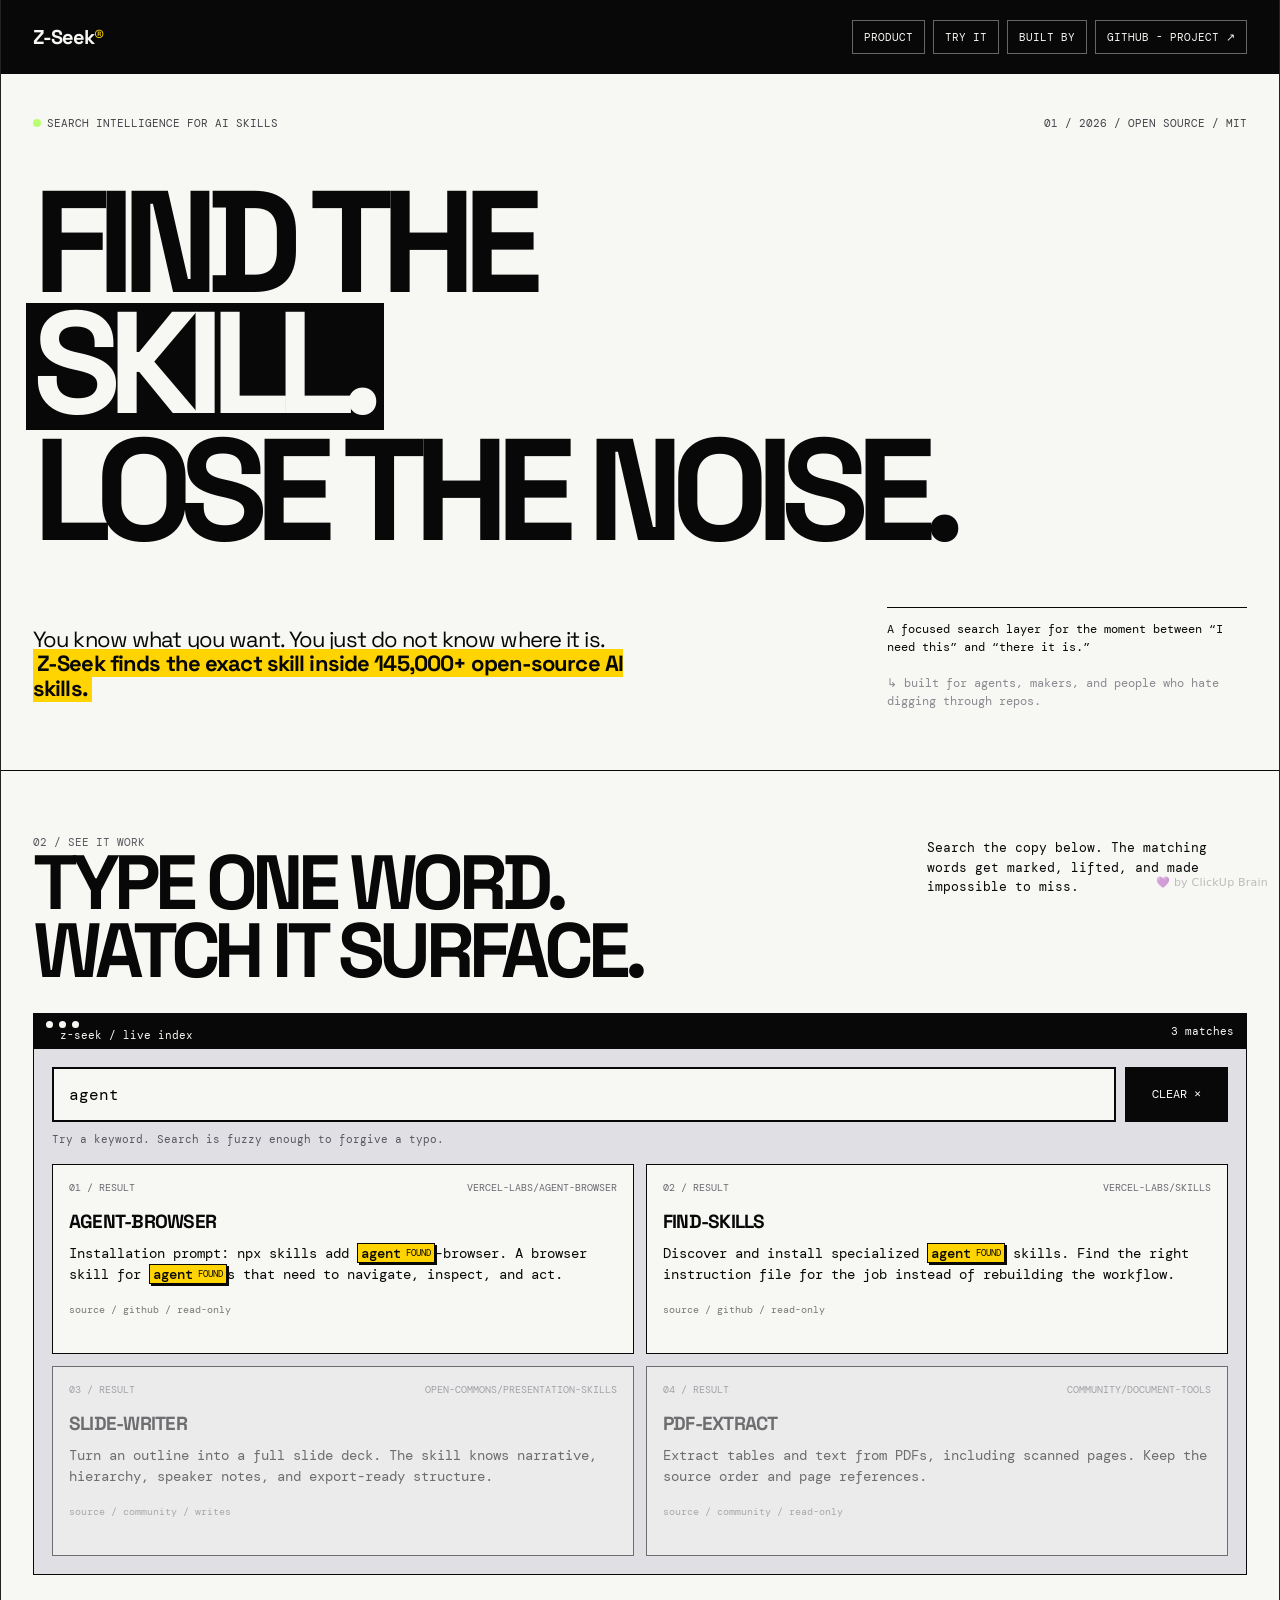
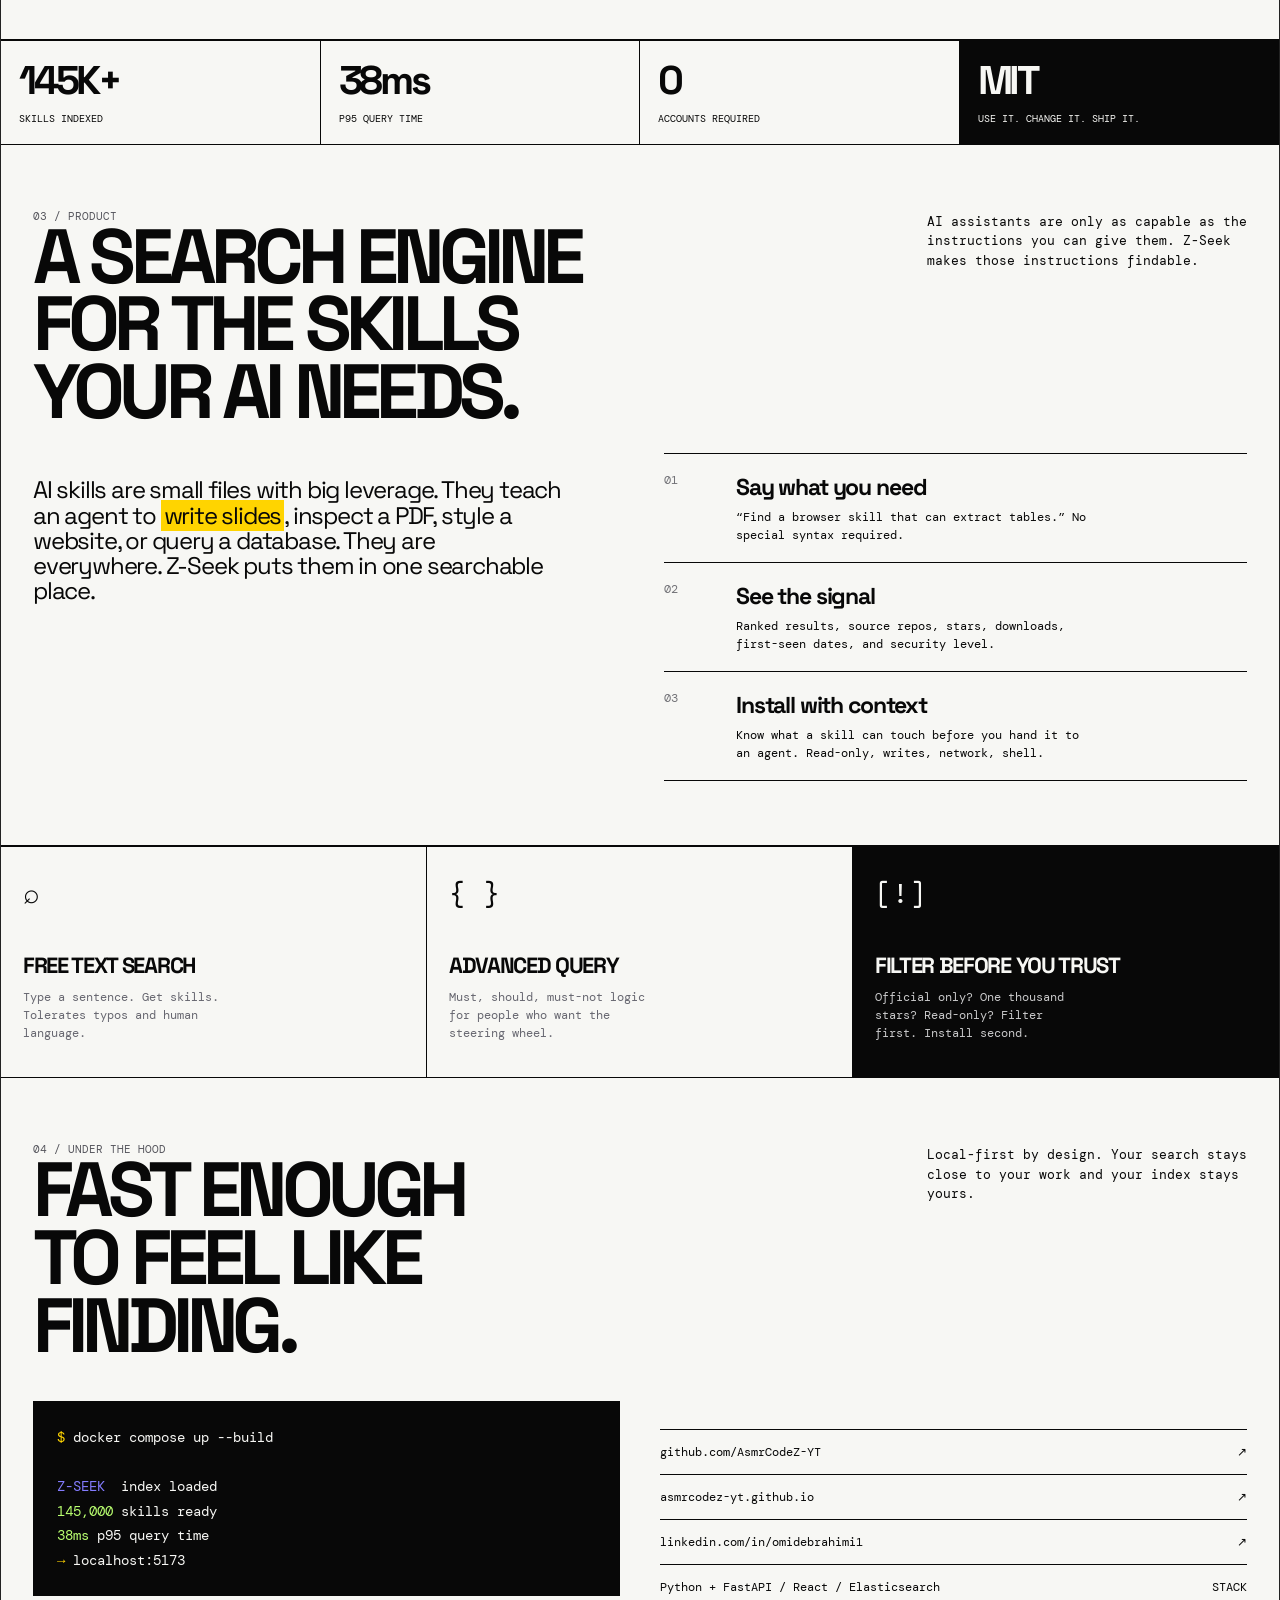
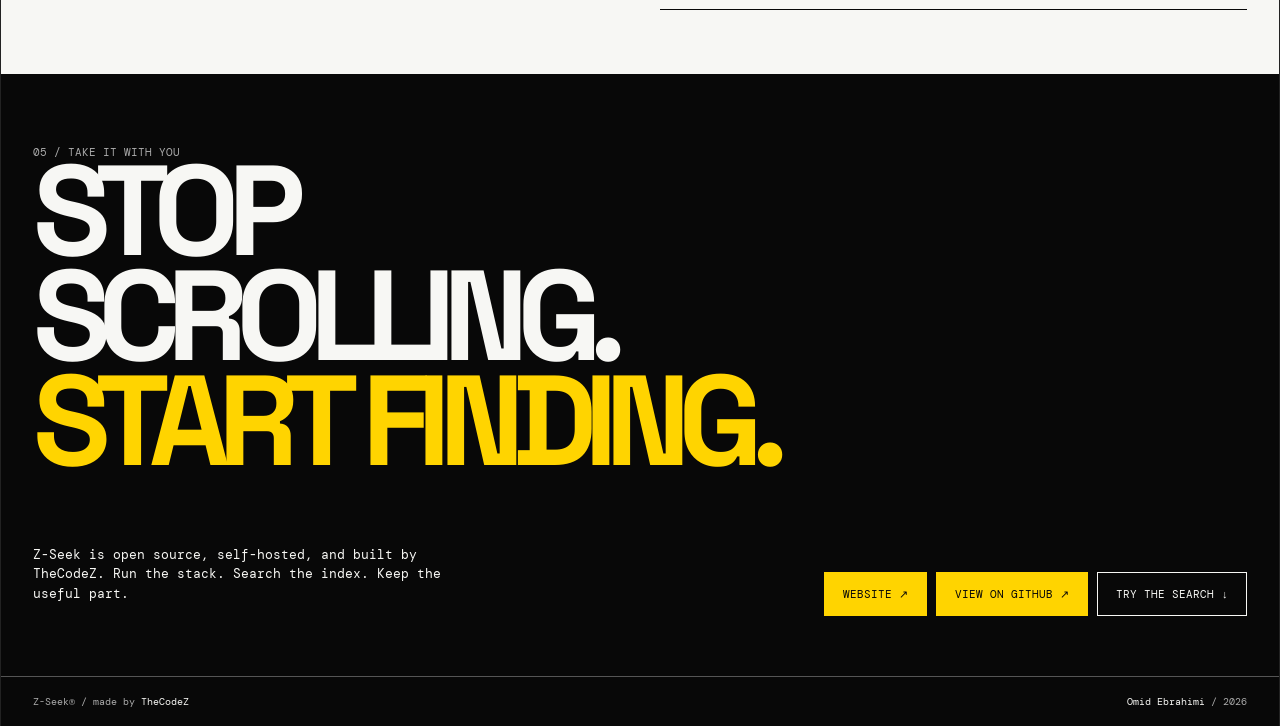
<file: z-seek/index.html>
<!doctype html>
<html lang="en">
<head>
<!-- skill:chrome -->
<style>
/* Credit line — bottom-right */
.design-ui-credit {
  position: fixed;
  bottom: 12px;
  right: 12px;
  font: 11px/1 system-ui, sans-serif;
  color: rgba(128,128,128,0.5);
  pointer-events: none;
  z-index: 2147483647;
  transition: opacity 0.4s ease;
  user-select: none;
  letter-spacing: 0.02em;
}

/* Hide chrome on touch devices */
@media (hover: none) {
  .design-ui-credit { display: none; }
}

/* Print fixes */
@media print {
  * {
    transition: none !important;
    animation: none !important;
    box-shadow: none !important;
  }
  body {
    print-color-adjust: exact;
    -webkit-print-color-adjust: exact;
  }
  .design-ui-credit { display: none !important; }
}

</style>
<script>
(function () {
    // Design-ui pages are single compositions, so the whole body is editable.
    function markEditable() {
        document.body.classList.add('artifact-editable');
    }

    // Credit badge with idle-fade. Hover devices only.
    function initChromeUI() {
        if (!matchMedia('(hover: hover)').matches) return;

        var credit = document.createElement('div');
        credit.className = 'design-ui-credit';
        credit.setAttribute('aria-hidden', 'true');
        credit.innerHTML = '\u{1F49C} by ClickUp Brain';
        document.body.appendChild(credit);

        var timer = null;
        var fade = function (out) { credit.style.opacity = out ? '0' : ''; };
        fade(true);
        var show = function () {
            fade(false);
            clearTimeout(timer);
            timer = setTimeout(function () { fade(true); }, 3000);
        };
        document.addEventListener('mousemove', show);
        show();
    }

    function init() {
        markEditable();
        initChromeUI();
    }

    if (document.readyState === 'loading') {
        document.addEventListener('DOMContentLoaded', init);
    } else {
        init();
    }
})();

</script>
<!-- /skill:chrome -->
<meta charset="utf-8">
<meta name="viewport" content="width=device-width,initial-scale=1">
<title>Z-Seek | Find the skill inside the noise</title>
<meta name="description" content="Z-Seek is an Elasticsearch-powered search engine for 145,000+ open-source AI skills.">
<link rel="icon"
    href="data:image/svg+xml,<svg xmlns='http://www.w3.org/2000/svg' viewBox='0 0 100 100'><rect width='100' height='100' fill='%23f2e05c'/><text x='50' y='72' font-family='Archivo,Arial' font-weight='900' font-size='62' text-anchor='middle' fill='%23231a12'>ZS</text></svg>">

<link rel="preconnect" href="https://fonts.googleapis.com">
<link rel="preconnect" href="https://fonts.gstatic.com" crossorigin>
<link href="https://fonts.googleapis.com/css2?family=DM+Mono:wght@400;500&family=Space+Grotesk:wght@500;600;700&display=swap" rel="stylesheet">
<style>
:root{
  --ink:#080808; --paper:#f7f7f4; --line:#171717; --muted:#727277;
  --slate:#c9cbd2; --fog:#e7e7e4; --signal:#ffd400; --violet:#847cff;
  --green:#b9ff70; --red:#ff6b6b; --mono:"DM Mono",monospace; --sans:"Space Grotesk",sans-serif;
}
*{box-sizing:border-box} html{scroll-behavior:smooth} body{margin:0;background:var(--ink);color:var(--ink);font-family:var(--sans)}
a{color:inherit;text-decoration:none} button,input{font:inherit} button{cursor:pointer}
.page{width:min(1440px,100%);margin:0 auto;background:var(--paper);overflow:hidden;border-left:1px solid #222;border-right:1px solid #222}
.top{height:74px;background:var(--ink);color:var(--paper);display:flex;align-items:center;justify-content:space-between;padding:0 32px;position:sticky;top:0;z-index:20}
.logo{font-size:20px;font-weight:700;letter-spacing:-.05em}.logo span{color:var(--signal)}
.nav{display:flex;align-items:center;gap:8px;font-family:var(--mono);font-size:11px;text-transform:uppercase}.nav a{border:1px solid #666;padding:9px 11px}.nav a:hover{background:var(--paper);color:var(--ink);border-color:var(--paper)}
.hero{padding:42px 32px 48px;border-bottom:1px solid var(--ink);background:var(--paper)}
.kicker{display:flex;justify-content:space-between;gap:24px;font:11px var(--mono);text-transform:uppercase;margin-bottom:52px;color:#434349}.dot{display:inline-block;width:8px;height:8px;background:var(--green);border-radius:50%;margin-right:6px}
h1{font-size:clamp(64px,11.3vw,166px);line-height:.84;letter-spacing:-.09em;margin:0;max-width:1100px;font-weight:700}h1 .invert{background:var(--ink);color:var(--paper);padding:0 13px 5px 7px;display:inline-block;margin-left:-7px}
.hero-foot{display:grid;grid-template-columns:1fr 360px;gap:36px;margin-top:44px;align-items:end}.hero-copy{font-size:22px;line-height:1.12;letter-spacing:-.04em;max-width:600px}.hero-copy strong{background:var(--signal);padding:0 4px}.hero-aside{font:12px/1.5 var(--mono);border-top:1px solid var(--ink);padding-top:12px}
.section{padding:64px 32px;border-bottom:1px solid var(--ink)}.section-head{display:flex;justify-content:space-between;align-items:flex-start;gap:24px;margin-bottom:28px}.section-label{font:11px var(--mono);text-transform:uppercase;color:#56565d}.section-title{font-size:clamp(38px,6vw,86px);letter-spacing:-.075em;line-height:.88;margin:0;max-width:760px}.section-intro{font:13px/1.5 var(--mono);max-width:320px;margin:3px 0 0}
.demo{background:#dfdfe4;padding:18px;border:1px solid var(--ink)}.demo-bar{height:35px;background:var(--ink);color:var(--paper);display:flex;align-items:center;justify-content:space-between;padding:0 12px;font:11px var(--mono);margin:-18px -18px 18px}.lights{display:flex;gap:6px}.lights i{width:7px;height:7px;border-radius:50%;background:var(--paper);display:block}.search-row{display:flex;gap:9px}.search-row input{min-width:0;flex:1;border:2px solid var(--ink);background:var(--paper);padding:15px 15px;font:16px var(--mono);outline:none}.search-row input:focus{box-shadow:5px 5px 0 var(--ink)}.search-row button{border:2px solid var(--ink);background:var(--ink);color:var(--paper);padding:0 25px;font:12px var(--mono);text-transform:uppercase}.search-row button:hover{background:var(--signal);color:var(--ink)}.hint{font:11px var(--mono);margin:10px 0 0;color:#57575e}.demo-grid{display:grid;grid-template-columns:1fr 1fr;gap:12px;margin-top:18px}.query{border:1px solid var(--ink);background:var(--paper);padding:16px;min-height:190px}.query-meta{display:flex;justify-content:space-between;font:10px var(--mono);color:#6a6a70;text-transform:uppercase;margin-bottom:18px}.query h3{font-size:19px;letter-spacing:-.04em;margin:0 0 12px;line-height:1}.query p{font:14px/1.5 var(--mono);margin:0}.query .source{font-size:10px;color:#777;margin-top:17px}.found{background:var(--signal);color:var(--ink);border:1px solid var(--ink);padding:0 3px;box-shadow:2px 2px 0 var(--ink);font-weight:500}.found::after{content:"  FOUND";font:9px var(--mono);vertical-align:2px;color:var(--ink)}.no-match{opacity:.52}.no-match .found{background:var(--slate);box-shadow:none}
.stats{display:grid;grid-template-columns:repeat(4,1fr);border-top:1px solid var(--ink);border-bottom:1px solid var(--ink)}.stat{padding:22px 18px 19px;border-right:1px solid var(--ink)}.stat:last-child{border-right:0;background:var(--ink);color:var(--paper)}.stat b{font-size:40px;line-height:.9;letter-spacing:-.08em;display:block}.stat span{display:block;font:10px var(--mono);text-transform:uppercase;margin-top:13px}
.split{display:grid;grid-template-columns:1fr 1fr;gap:48px}.split-copy{font-size:24px;line-height:1.05;letter-spacing:-.05em;max-width:530px}.split-copy mark{background:var(--signal);color:var(--ink);padding:0 3px}.steps{display:grid;gap:0}.step{display:grid;grid-template-columns:56px 1fr;gap:16px;border-top:1px solid var(--ink);padding:18px 0}.step:last-child{border-bottom:1px solid var(--ink)}.num{font:12px var(--mono);color:var(--muted)}.step h3{font-size:23px;letter-spacing:-.05em;margin:0 0 6px}.step p{font:12px/1.5 var(--mono);margin:0;max-width:50ch}
.features{display:grid;grid-template-columns:repeat(3,1fr);border-top:1px solid var(--ink);border-bottom:1px solid var(--ink)}.feature{padding:28px 22px 30px;border-right:1px solid var(--ink);min-height:230px}.feature:last-child{border-right:0;background:var(--ink);color:var(--paper)}.feature-icon{font:28px var(--mono);margin-bottom:42px}.feature h3{font-size:22px;letter-spacing:-.06em;line-height:1;margin:0 0 12px}.feature p{font:12px/1.5 var(--mono);max-width:30ch;margin:0;color:#676770}.feature:last-child p{color:#c9c9ca}
.build{display:grid;grid-template-columns:1fr 1fr;gap:40px;align-items:end}.code{background:var(--ink);color:var(--paper);padding:24px;font:14px/1.75 var(--mono);min-height:170px}.code .y{color:var(--signal)}.code .v{color:var(--violet)}.code .g{color:var(--green)}.link-list{border-top:1px solid var(--ink)}.link-line{display:flex;justify-content:space-between;gap:20px;border-bottom:1px solid var(--ink);padding:14px 0;font:12px var(--mono)}.link-line:hover{background:var(--signal);padding-left:8px;padding-right:8px}
.cta{background:var(--ink);color:var(--paper);padding:70px 32px 60px;position:relative}.cta h2{font-size:clamp(54px,10vw,145px);letter-spacing:-.1em;line-height:.82;margin:0;max-width:800px}.cta h2 em{font-style:normal;color:var(--signal)}.cta-bottom{display:flex;justify-content:space-between;gap:30px;align-items:end;margin-top:58px}.cta-copy{font:13px/1.5 var(--mono);max-width:410px}.cta-actions{display:flex;gap:9px}.cta-actions a{border:1px solid var(--paper);padding:14px 18px;font:11px var(--mono);text-transform:uppercase}.cta-actions a.primary{background:var(--signal);color:var(--ink);border-color:var(--signal)}.cta-actions a:hover{background:var(--paper);color:var(--ink)}.footer{background:var(--ink);color:#aaa;border-top:1px solid #555;padding:18px 32px;display:flex;justify-content:space-between;font:10px var(--mono)}.footer a{color:var(--paper)}
@media(max-width:820px){.top{padding:0 16px}.nav a:not(:last-child){display:none}.hero,.section,.cta{padding-left:18px;padding-right:18px}.kicker{margin-bottom:38px;display:block}.kicker span:last-child{display:block;margin-top:8px}.hero-foot,.split,.build{grid-template-columns:1fr;gap:28px}.hero-copy{font-size:20px}.demo-grid{grid-template-columns:1fr}.stats{grid-template-columns:1fr 1fr}.stat:nth-child(2){border-right:0}.stat:nth-child(-n+2){border-bottom:1px solid var(--ink)}.features{grid-template-columns:1fr}.feature{border-right:0;border-bottom:1px solid var(--ink);min-height:190px}.feature:last-child{border-bottom:0}.feature-icon{margin-bottom:28px}.section-head{display:block}.section-intro{margin-top:18px}.cta-bottom{display:block}.cta-actions{margin-top:28px;flex-wrap:wrap}.footer{padding:16px 18px;display:block}.footer span{display:block;margin-bottom:7px}}
</style>
</head>
<body>
<div class="page">
<header class="top">
  <a class="logo" href="#top">Z-Seek<span>®</span></a>
  <nav class="nav"><a href="#product">Product</a><a href="#demo">Try it</a><a href="#built">Built by</a><a href="https://github.com/AsmrCodeZ-YT/MKB/tree/products/z-seek" target="_blank" rel="noreferrer">GitHub - Project ↗</a></nav>
</header>

<main id="top">
<section class="hero">
  <div class="kicker"><span><i class="dot"></i>Search intelligence for AI skills</span><span>01 / 2026 / Open source / MIT</span></div>
  <h1>FIND THE<br><span class="invert">SKILL.</span><br>LOSE THE NOISE.</h1>
  <div class="hero-foot"><p class="hero-copy">You know what you want. You just do not know where it is. <strong>Z-Seek finds the exact skill inside 145,000+ open-source AI skills.</strong></p><p class="hero-aside">A focused search layer for the moment between “I need this” and “there it is.”<br><br><span style="color:#8a8a91">↳ built for agents, makers, and people who hate digging through repos.</span></p></div>
</section>

<section id="demo" class="section">
  <div class="section-head"><div><div class="section-label">02 / See it work</div><h2 class="section-title">TYPE ONE WORD.<br>WATCH IT SURFACE.</h2></div><p class="section-intro">Search the copy below. The matching words get marked, lifted, and made impossible to miss.</p></div>
  <div class="demo">
    <div class="demo-bar"><span><span class="lights"><i></i><i></i><i></i></span>&nbsp; z-seek / live index</span><span id="matchCount">4 matches</span></div>
    <div class="search-row"><input id="search" aria-label="Search skills" value="agent" placeholder="try: agent, browser, slides, extract"><button id="clear">Clear ×</button></div>
    <p class="hint">Try a keyword. Search is fuzzy enough to forgive a typo.</p>
    <div id="queryGrid" class="demo-grid"></div>
  </div>
</section>

<section class="stats" aria-label="Z-Seek stats"><div class="stat"><b>145K+</b><span>skills indexed</span></div><div class="stat"><b>38ms</b><span>p95 query time</span></div><div class="stat"><b>0</b><span>accounts required</span></div><div class="stat"><b>MIT</b><span>use it. change it. ship it.</span></div></section>

<section id="product" class="section">
  <div class="section-head"><div><div class="section-label">03 / Product</div><h2 class="section-title">A SEARCH ENGINE<br>FOR THE SKILLS<br>YOUR AI NEEDS.</h2></div><p class="section-intro">AI assistants are only as capable as the instructions you can give them. Z-Seek makes those instructions findable.</p></div>
  <div class="split"><p class="split-copy">AI skills are small files with big leverage. They teach an agent to <mark>write slides</mark>, inspect a PDF, style a website, or query a database. They are everywhere. Z-Seek puts them in one searchable place.</p><div class="steps"><div class="step"><span class="num">01</span><div><h3>Say what you need</h3><p>“Find a browser skill that can extract tables.” No special syntax required.</p></div></div><div class="step"><span class="num">02</span><div><h3>See the signal</h3><p>Ranked results, source repos, stars, downloads, first-seen dates, and security level.</p></div></div><div class="step"><span class="num">03</span><div><h3>Install with context</h3><p>Know what a skill can touch before you hand it to an agent. Read-only, writes, network, shell.</p></div></div></div></div>
</section>

<section class="features" aria-label="Features"><article class="feature"><div class="feature-icon">⌕</div><h3>FREE TEXT SEARCH</h3><p>Type a sentence. Get skills. Tolerates typos and human language.</p></article><article class="feature"><div class="feature-icon">{ }</div><h3>ADVANCED QUERY</h3><p>Must, should, must-not logic for people who want the steering wheel.</p></article><article class="feature"><div class="feature-icon">[!]</div><h3>FILTER BEFORE YOU TRUST</h3><p>Official only? One thousand stars? Read-only? Filter first. Install second.</p></article></section>

<section id="built" class="section"><div class="section-head"><div><div class="section-label">04 / Under the hood</div><h2 class="section-title">FAST ENOUGH<br>TO FEEL LIKE<br>FINDING.</h2></div><p class="section-intro">Local-first by design. Your search stays close to your work and your index stays yours.</p></div><div class="build"><pre class="code"><span class="y">$</span> docker compose up --build

<span class="v">Z-SEEK</span>  index loaded
<span class="g">145,000</span> skills ready
<span class="g">38ms</span> p95 query time
<span class="y">→</span> localhost:5173</pre><div class="link-list"><a class="link-line" href="https://github.com/AsmrCodeZ-YT/MKB/tree/products/z-seek" target="_blank" rel="noreferrer"><span>github.com/AsmrCodeZ-YT</span><span>↗</span></a><a class="link-line" href="https://asmrcodez-yt.github.io/" target="_blank" rel="noreferrer"><span>asmrcodez-yt.github.io</span><span>↗</span></a><a class="link-line" href="https://www.linkedin.com/in/omidebrahimi1" target="_blank" rel="noreferrer"><span>linkedin.com/in/omidebrahimi1</span><span>↗</span></a><div class="link-line"><span>Python + FastAPI / React / Elasticsearch</span><span>STACK</span></div></div></div></section>

<section class="cta"><div class="section-label" style="color:#aaa">05 / Take it with you</div><h2>STOP SCROLLING.<br><em>START FINDING.</em></h2><div class="cta-bottom"><p class="cta-copy">Z-Seek is open source, self-hosted, and built by TheCodeZ. Run the stack. Search the index. Keep the useful part.</p><div class="cta-actions"><a class="primary" href="https://asmrcodez-yt.github.io/" target="_blank" rel="noreferrer">Website ↗</a><a class="primary" href="https://github.com/AsmrCodeZ-YT" target="_blank" rel="noreferrer">View on GitHub ↗</a><a href="#demo">Try the search ↓</a></div></div></section>
</main>
<footer class="footer"><span>Z-Seek® / made by <a href="https://github.com/AsmrCodeZ-YT" target="_blank" rel="noreferrer">TheCodeZ</a></span><span><a href="https://www.linkedin.com/in/omidebrahimi1" target="_blank" rel="noreferrer">Omid Ebrahimi</a> / 2026</span></footer>
</div>
<script>
const cards=[
 {title:'AGENT-BROWSER',meta:'vercel-labs/agent-browser',text:'Installation prompt: npx skills add agent-browser. A browser skill for agents that need to navigate, inspect, and act.',src:'source / github / read-only'},
 {title:'FIND-SKILLS',meta:'vercel-labs/skills',text:'Discover and install specialized agent skills. Find the right instruction file for the job instead of rebuilding the workflow.',src:'source / github / read-only'},
 {title:'SLIDE-WRITER',meta:'open-commons/presentation-skills',text:'Turn an outline into a full slide deck. The skill knows narrative, hierarchy, speaker notes, and export-ready structure.',src:'source / community / writes'},
 {title:'PDF-EXTRACT',meta:'community/document-tools',text:'Extract tables and text from PDFs, including scanned pages. Keep the source order and page references.',src:'source / community / read-only'}
];
const input=document.getElementById('search'), grid=document.getElementById('queryGrid'), count=document.getElementById('matchCount');
function esc(s){return s.replace(/[&<>]/g,c=>({'&':'&amp;','<':'&lt;','>':'&gt;'}[c]))}
function render(){const q=input.value.trim().toLowerCase();const terms=q.split(/[^a-z0-9]+/).filter(Boolean);let matches=0;grid.innerHTML=cards.map((c,i)=>{let text=esc(c.text);terms.forEach(t=>{const re=new RegExp('('+t.replace(/[.*+?^${}()|[\\]\\]/g,'\\$&')+')','gi');text=text.replace(re,m=>{matches++;return '<span class="found">'+m+'</span>'})});return '<article class="query '+(text.includes('found')?'':'no-match')+'"><div class="query-meta"><span>0'+(i+1)+' / result</span><span>'+c.meta+'</span></div><h3>'+c.title+'</h3><p>'+text+'</p><p class="source">'+c.src+'</p></article>'}).join('');count.textContent=matches+' matches'}
input.addEventListener('input',render);document.getElementById('clear').addEventListener('click',()=>{input.value='';input.focus();render()});render();
</script>
</body>
</html>
</file>
